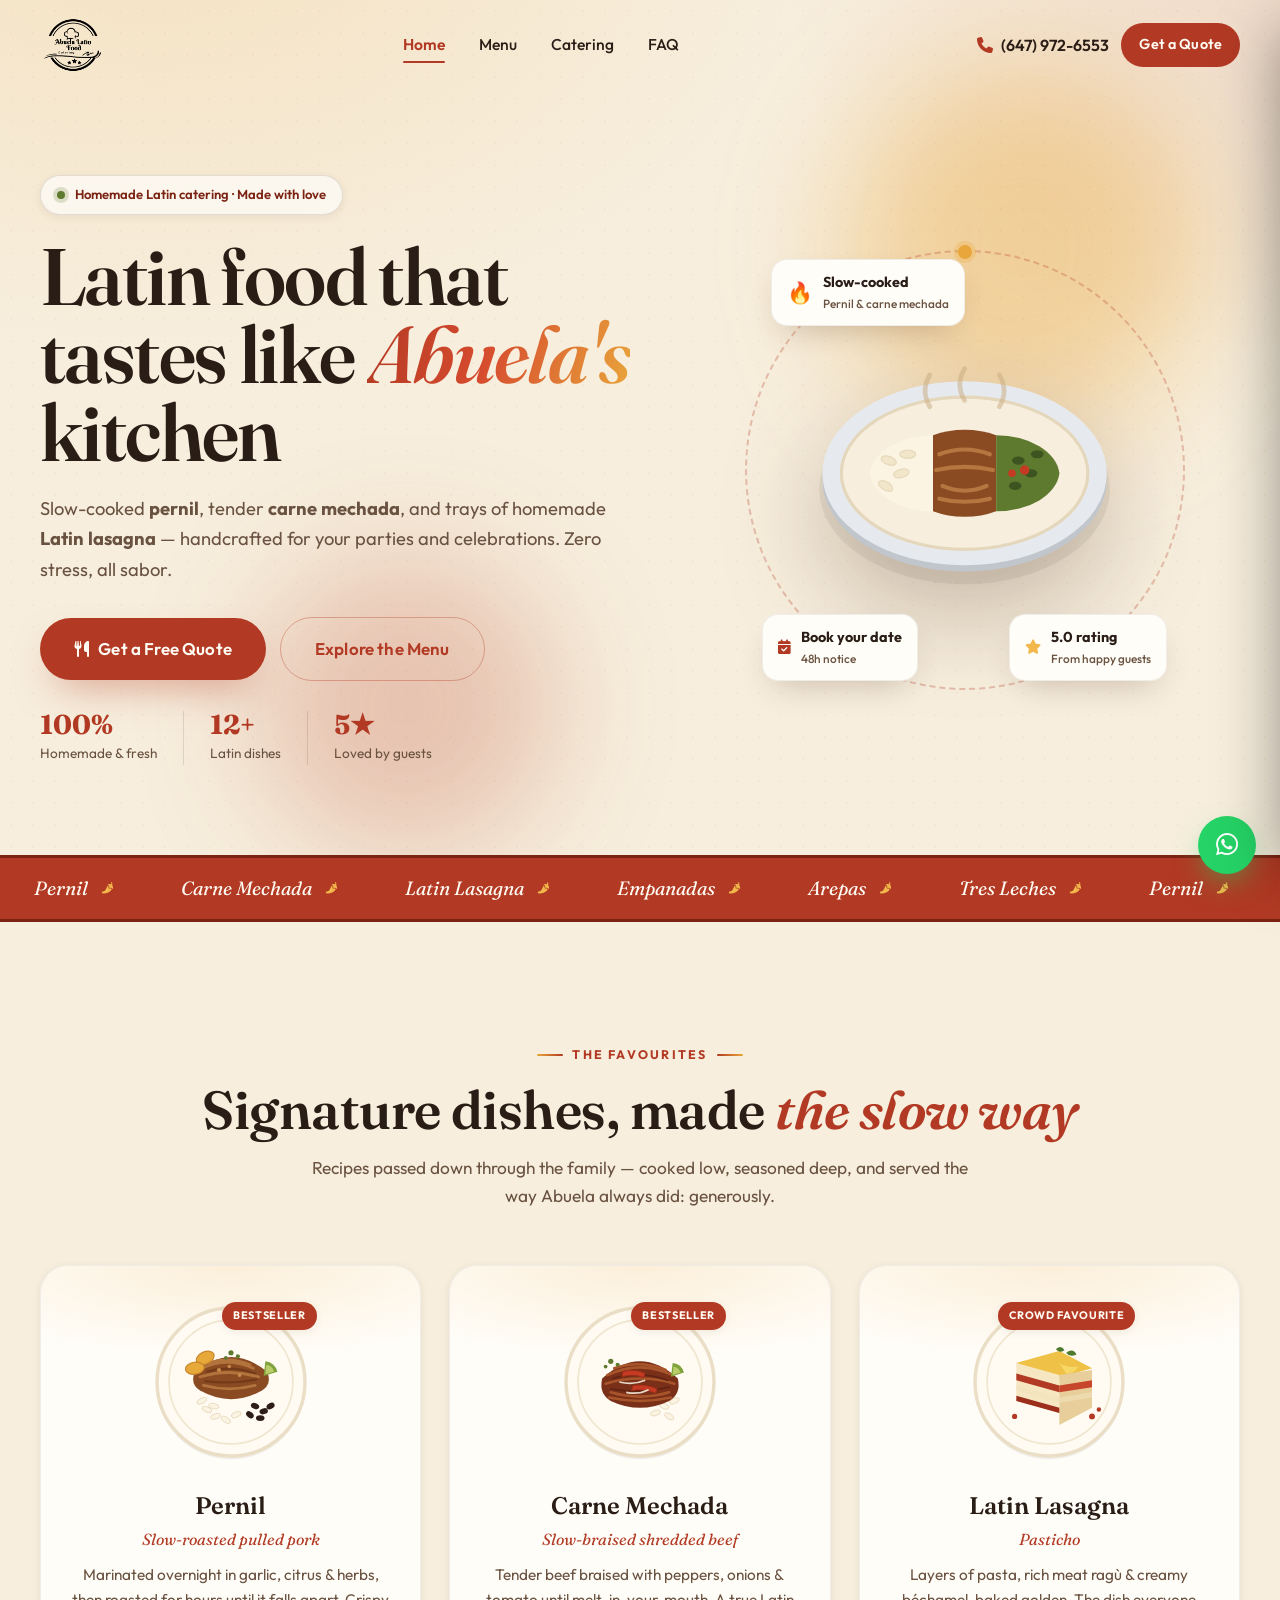
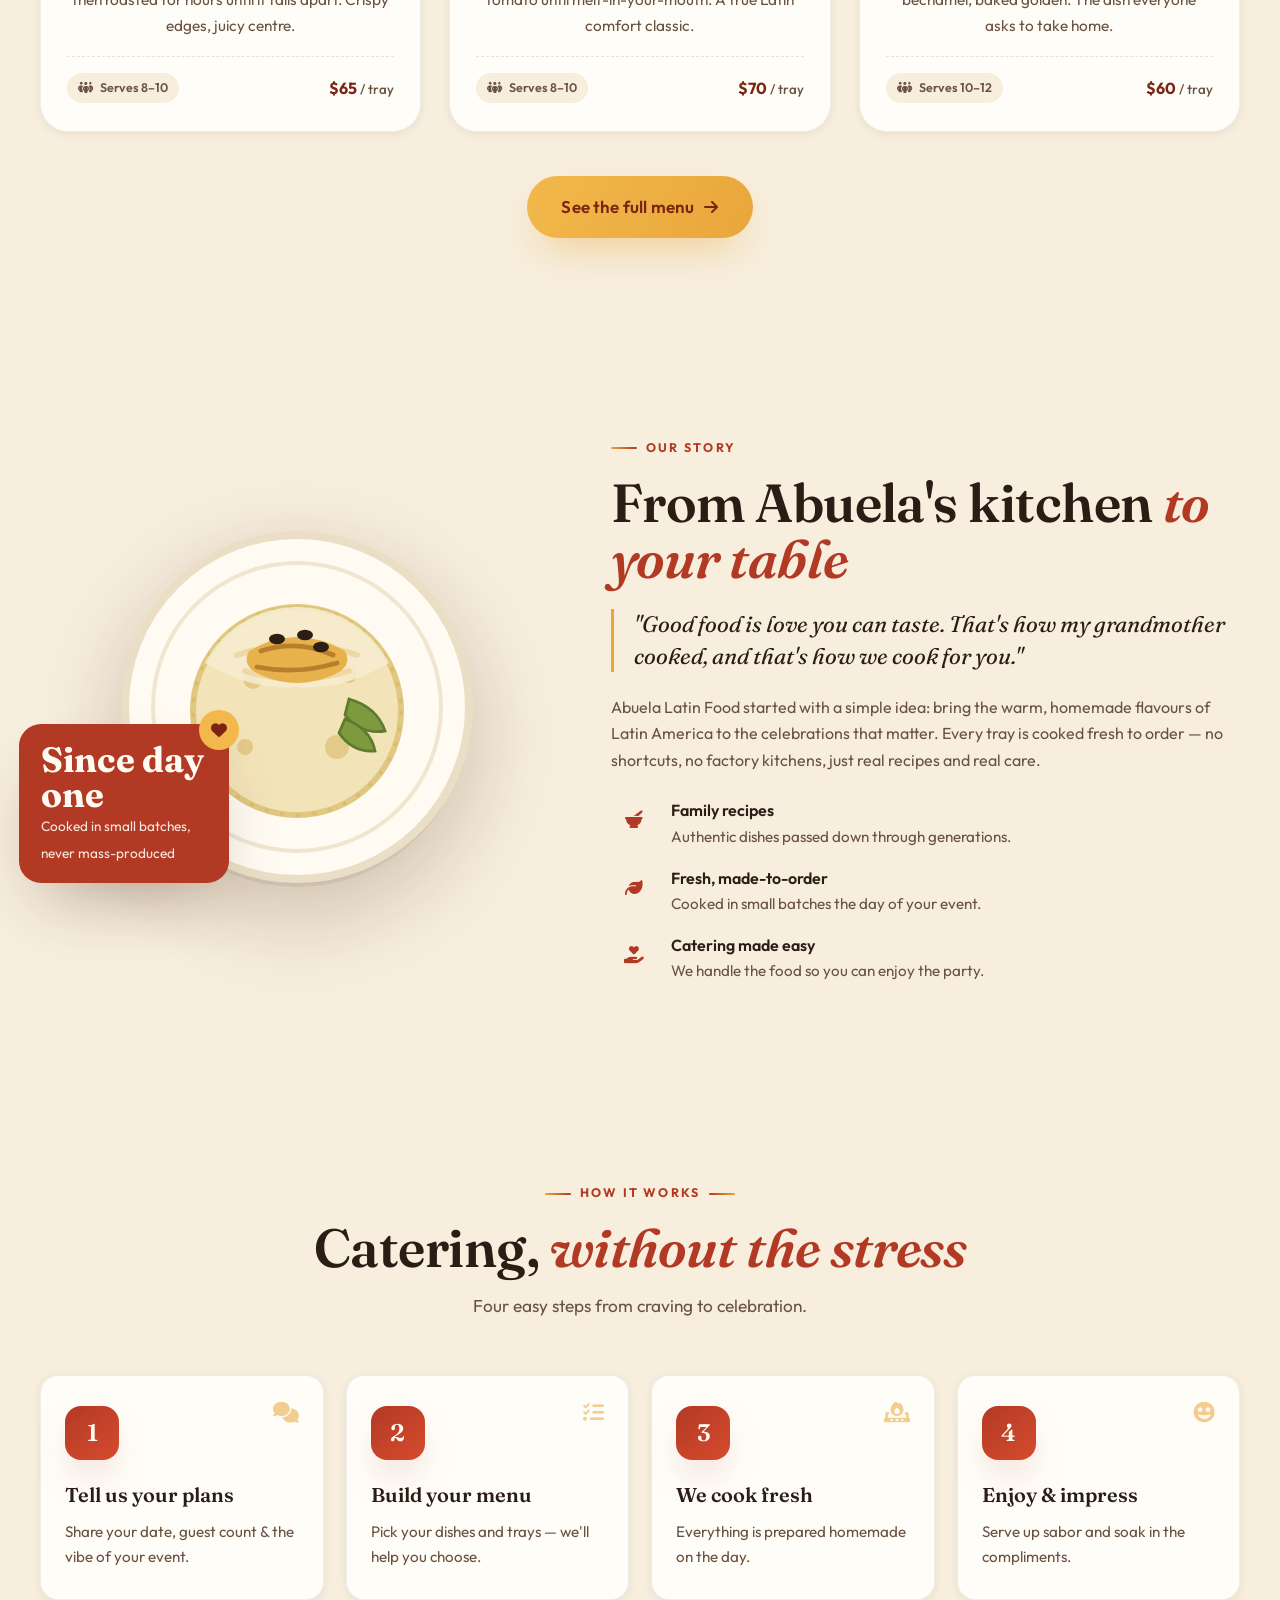
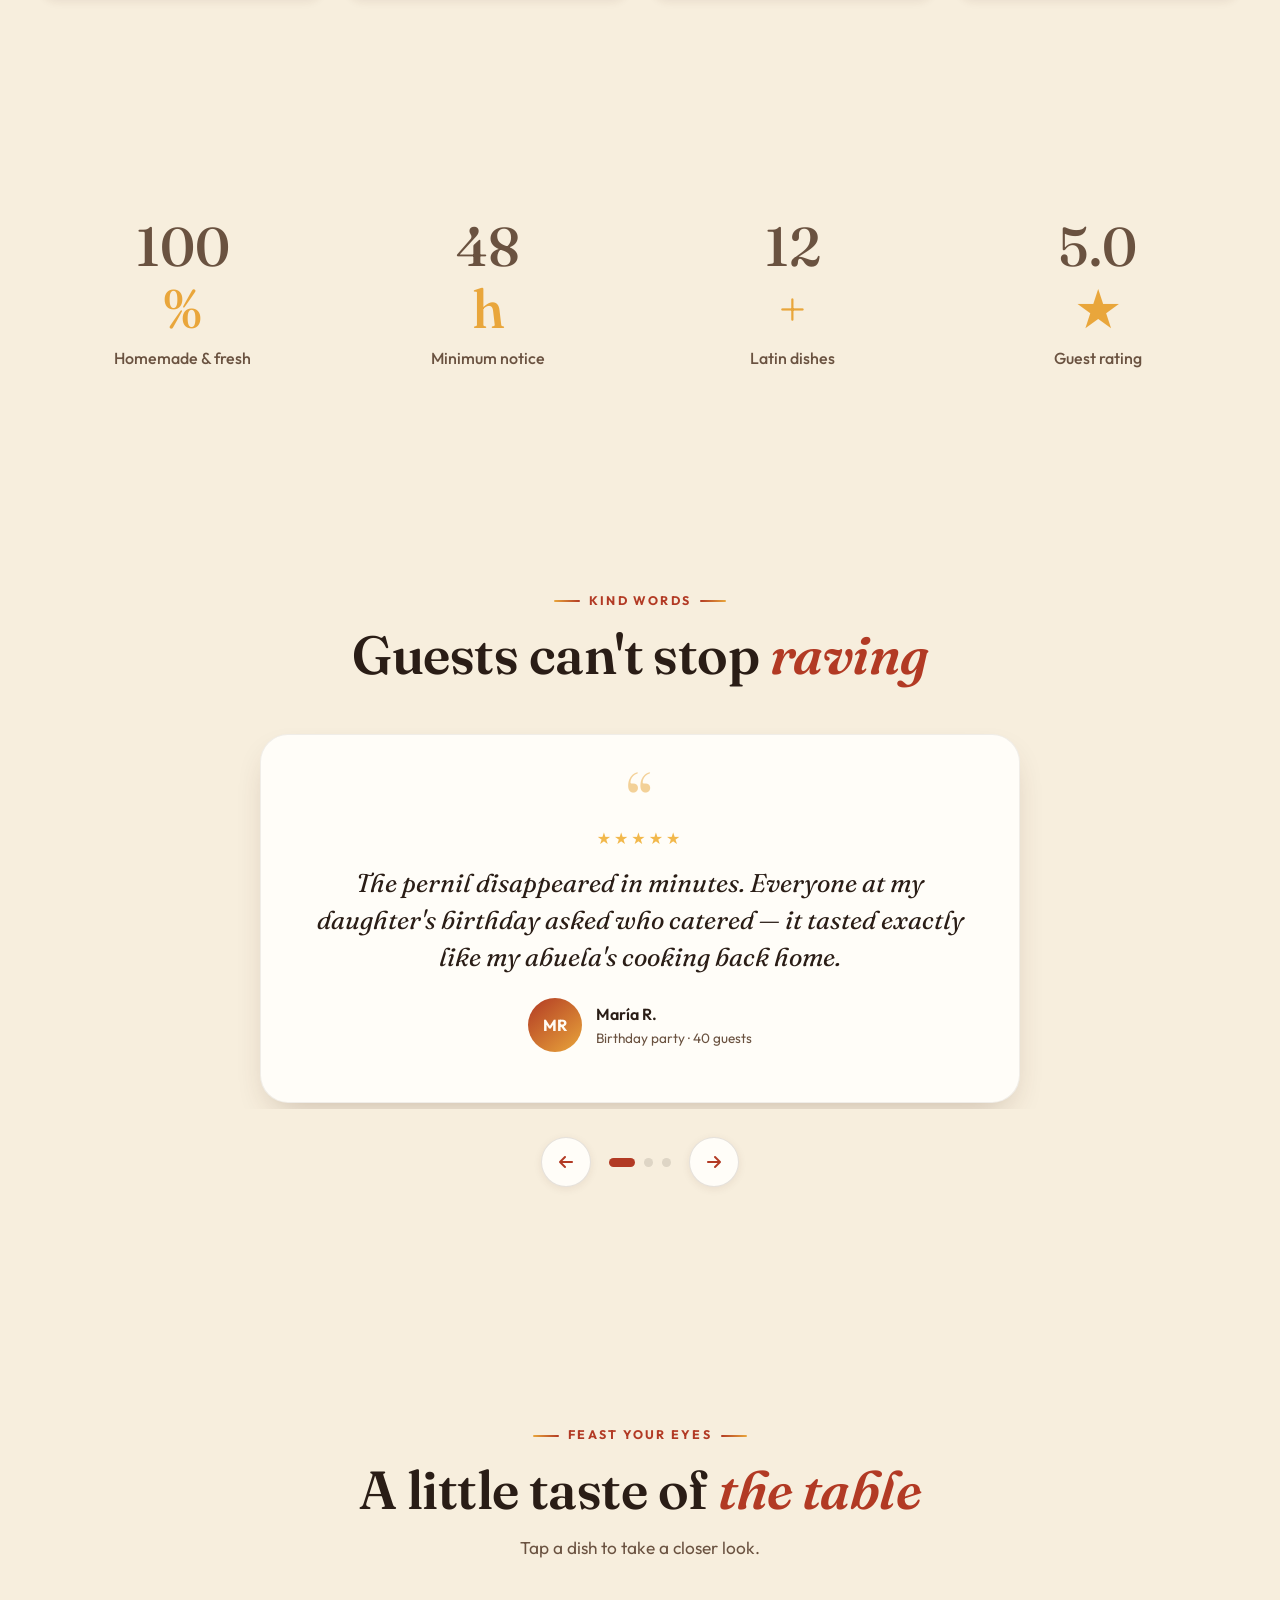
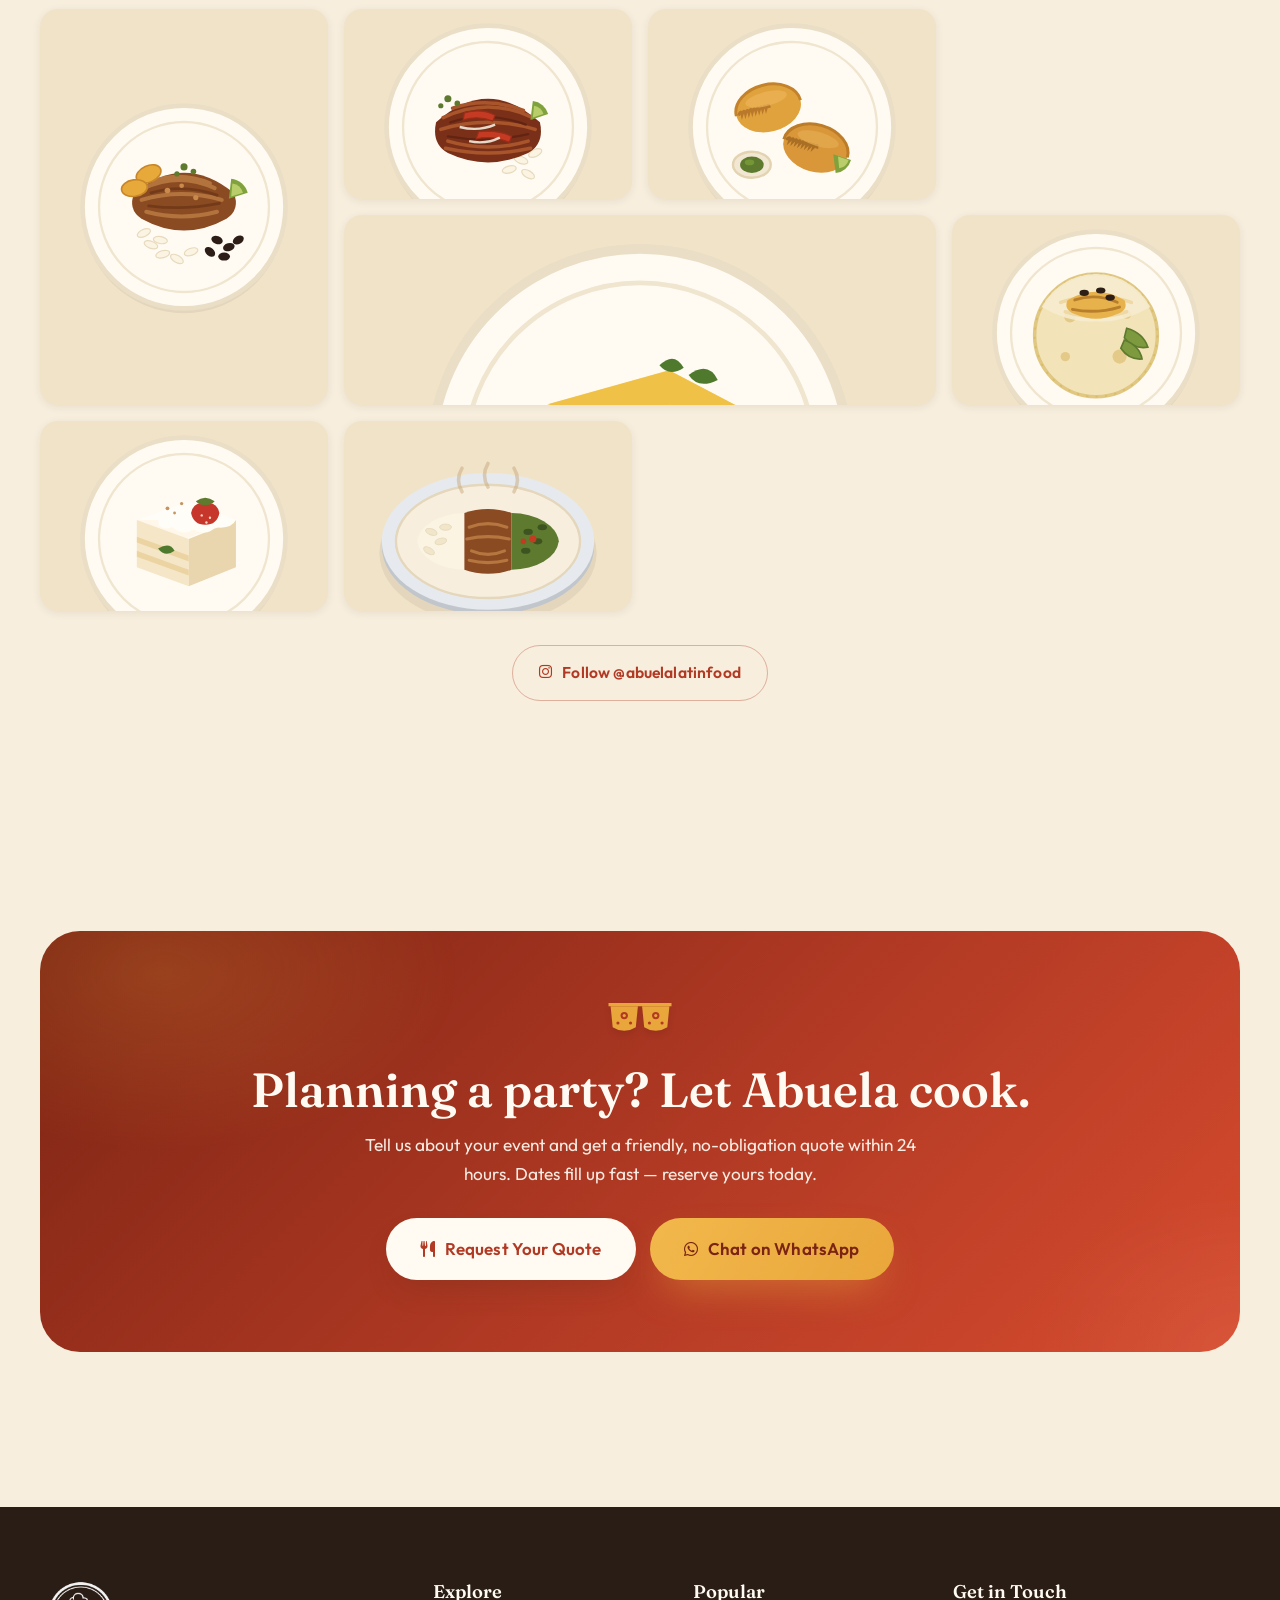
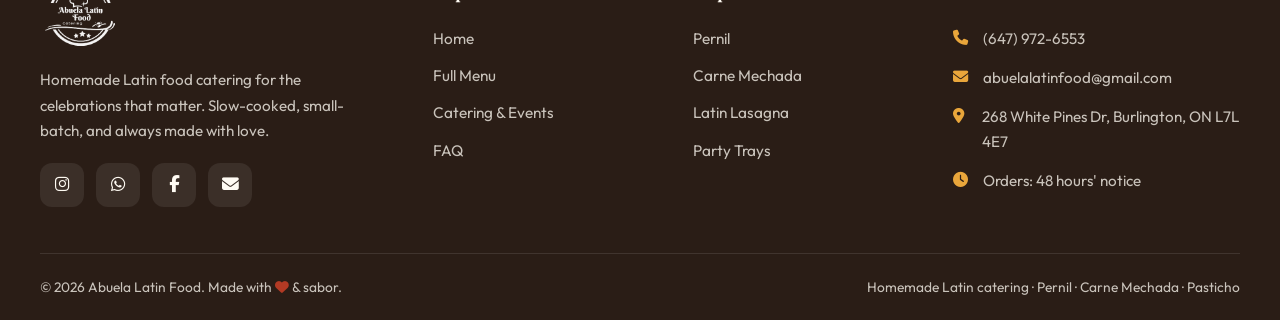
<file: index.html>
<!DOCTYPE html>
<html lang="en">
<head>
  <meta charset="UTF-8" />
  <meta name="viewport" content="width=device-width, initial-scale=1.0" />
  <title>Abuela Latin Food | Homemade Latin Catering for Your Celebrations</title>
  <meta name="description" content="Abuela Latin Food serves slow-cooked pernil, tender carne mechada, and homemade Latin lasagna for parties and events. Fresh, homestyle Latin catering made with love. Request a free quote today." />
  <meta name="theme-color" content="#B23A24" />

  <!-- Social sharing -->
  <meta property="og:type" content="website" />
  <meta property="og:site_name" content="Abuela Latin Food" />
  <meta property="og:title" content="Abuela Latin Food | Homemade Latin Catering" />
  <meta property="og:description" content="Slow-cooked pernil, carne mechada & Latin lasagna — homemade Latin catering for your celebrations." />

  <link rel="icon" type="image/svg+xml" href="assets/favicon.svg" />
  <link rel="preconnect" href="https://fonts.googleapis.com" />
  <link rel="preconnect" href="https://fonts.gstatic.com" crossorigin />
  <link href="https://fonts.googleapis.com/css2?family=Fraunces:ital,opsz,wght@0,9..144,400..700;1,9..144,400..600&family=Outfit:wght@300..700&display=swap" rel="stylesheet" />
  <link rel="stylesheet" href="https://cdnjs.cloudflare.com/ajax/libs/font-awesome/6.5.1/css/all.min.css" />
  <link rel="stylesheet" href="css/styles.css" />

  <!-- SEO: Local business / caterer structured data. (Update email & Facebook if desired.) -->
  <script type="application/ld+json">
  {
    "@context": "https://schema.org",
    "@type": "FoodEstablishment",
    "additionalType": "https://schema.org/CateringBusiness",
    "name": "Abuela Latin Food",
    "description": "Homemade Latin food catering — pernil, carne mechada and Latin lasagna for parties and events.",
    "servesCuisine": ["Latin American", "Venezuelan", "Caribbean"],
    "priceRange": "$$",
    "telephone": "+1-647-972-6553",
    "email": "abuelalatinfood@gmail.com",
    "address": {
      "@type": "PostalAddress",
      "streetAddress": "268 White Pines Dr",
      "addressLocality": "Burlington",
      "addressRegion": "ON",
      "postalCode": "L7L 4E7",
      "addressCountry": "CA"
    },
    "areaServed": ["Burlington", "Oakville", "Hamilton", "Greater Toronto Area"],
    "sameAs": ["https://www.instagram.com/abuelalatinfood/"]
  }
  </script>
</head>
<body>

  <!-- ============ HEADER ============ -->
  <header class="site-header" id="header">
    <div class="container nav">
      <a href="index.html" class="brand" aria-label="Abuela Latin Food home">
        <img src="assets/logo-mark.png" alt="Abuela Latin Food" class="brand-logo" />
      </a>
      <nav class="nav-links" aria-label="Primary">
        <a href="index.html" class="active">Home</a>
        <a href="menu.html">Menu</a>
        <a href="catering.html">Catering</a>
        <a href="catering.html#faq">FAQ</a>
      </nav>
      <div class="nav-actions">
        <a href="tel:+16479726553" class="nav-phone"><i class="fa-solid fa-phone"></i> (647) 972-6553</a>
        <a href="catering.html#quote" class="btn btn--sm">Get a Quote</a>
        <button class="menu-toggle" id="menuToggle" aria-label="Open menu"><i class="fa-solid fa-bars"></i></button>
      </div>
    </div>
  </header>

  <!-- ============ MOBILE DRAWER ============ -->
  <div class="scrim" id="scrim"></div>
  <aside class="mobile-drawer" id="drawer" aria-label="Mobile menu">
    <div class="drawer-head">
      <img src="assets/logo-mark.png" alt="Abuela Latin Food" style="height:54px" />
      <button class="drawer-close" id="drawerClose" aria-label="Close menu"><i class="fa-solid fa-xmark"></i></button>
    </div>
    <nav>
      <a href="index.html" class="active">Home <i class="fa-solid fa-chevron-right"></i></a>
      <a href="menu.html">Menu <i class="fa-solid fa-chevron-right"></i></a>
      <a href="catering.html">Catering <i class="fa-solid fa-chevron-right"></i></a>
      <a href="catering.html#faq">FAQ <i class="fa-solid fa-chevron-right"></i></a>
    </nav>
    <div class="drawer-cta">
      <a href="catering.html#quote" class="btn btn--block">Get a Free Quote</a>
      <a href="menu.html" class="btn btn--ghost btn--block">View the Menu</a>
    </div>
    <div class="drawer-contact">
      <a href="tel:+16479726553"><i class="fa-solid fa-phone"></i> (647) 972-6553</a>
      <a href="mailto:abuelalatinfood@gmail.com"><i class="fa-solid fa-envelope"></i> abuelalatinfood@gmail.com</a>
      <a href="https://www.instagram.com/abuelalatinfood/" target="_blank" rel="noopener"><i class="fa-brands fa-instagram"></i> @abuelalatinfood</a>
    </div>
  </aside>

  <!-- ============ HERO ============ -->
  <section class="hero">
    <div class="hero-glow g1"></div>
    <div class="hero-glow g2"></div>
    <div class="container hero-grid">
      <div class="hero-content">
        <span class="hero-badge reveal"><span class="dot"></span> Homemade Latin catering · Made with love</span>
        <h1 class="hero-title reveal d1">Latin food that tastes like <em class="text-grad">Abuela's</em> kitchen</h1>
        <p class="hero-sub reveal d2">Slow-cooked <strong>pernil</strong>, tender <strong>carne mechada</strong>, and trays of homemade <strong>Latin lasagna</strong> — handcrafted for your parties and celebrations. Zero stress, all&nbsp;sabor.</p>
        <div class="hero-ctas reveal d3">
          <a href="catering.html#quote" class="btn btn--lg"><i class="fa-solid fa-utensils"></i> Get a Free Quote</a>
          <a href="menu.html" class="btn btn--ghost btn--lg">Explore the Menu</a>
        </div>
        <div class="hero-meta reveal d4">
          <div class="m"><b>100%</b><span>Homemade &amp; fresh</span></div>
          <div class="divider"></div>
          <div class="m"><b>12+</b><span>Latin dishes</span></div>
          <div class="divider"></div>
          <div class="m"><b>5★</b><span>Loved by guests</span></div>
        </div>
      </div>
      <div class="hero-visual" id="heroVisual">
        <div class="hero-stage">
          <div class="hero-ring" data-float="6"></div>
          <img src="assets/dishes/party-tray.svg" alt="Latin catering party tray" class="hero-plate" data-float="16" />
          <div class="hero-chip c1" data-float="26"><span class="emoji">🔥</span><div><b>Slow-cooked</b><small>Pernil &amp; carne mechada</small></div></div>
          <div class="hero-chip c2" data-float="34"><i class="fa-solid fa-star" style="color:var(--amber)"></i><div><b>5.0 rating</b><small>From happy guests</small></div></div>
          <div class="hero-chip c3" data-float="20"><i class="fa-solid fa-calendar-check"></i><div><b>Book your date</b><small>48h notice</small></div></div>
        </div>
      </div>
    </div>
  </section>

  <!-- ============ MARQUEE ============ -->
  <div class="marquee" aria-hidden="true">
    <div class="marquee-track">
      <span class="marquee-item">Pernil <i class="fa-solid fa-pepper-hot"></i></span>
      <span class="marquee-item">Carne Mechada <i class="fa-solid fa-pepper-hot"></i></span>
      <span class="marquee-item">Latin Lasagna <i class="fa-solid fa-pepper-hot"></i></span>
      <span class="marquee-item">Empanadas <i class="fa-solid fa-pepper-hot"></i></span>
      <span class="marquee-item">Arepas <i class="fa-solid fa-pepper-hot"></i></span>
      <span class="marquee-item">Tres Leches <i class="fa-solid fa-pepper-hot"></i></span>
      <!-- duplicate for seamless loop -->
      <span class="marquee-item">Pernil <i class="fa-solid fa-pepper-hot"></i></span>
      <span class="marquee-item">Carne Mechada <i class="fa-solid fa-pepper-hot"></i></span>
      <span class="marquee-item">Latin Lasagna <i class="fa-solid fa-pepper-hot"></i></span>
      <span class="marquee-item">Empanadas <i class="fa-solid fa-pepper-hot"></i></span>
      <span class="marquee-item">Arepas <i class="fa-solid fa-pepper-hot"></i></span>
      <span class="marquee-item">Tres Leches <i class="fa-solid fa-pepper-hot"></i></span>
    </div>
  </div>

  <!-- ============ SIGNATURE DISHES ============ -->
  <section class="section" id="signature">
    <div class="container center">
      <span class="eyebrow eyebrow--center reveal">The Favourites</span>
      <h2 class="section-title reveal d1">Signature dishes, made <em>the slow way</em></h2>
      <p class="section-lead reveal d2">Recipes passed down through the family — cooked low, seasoned deep, and served the way Abuela always did: generously.</p>
    </div>
    <div class="container">
      <div class="dish-grid">
        <article class="dish-card reveal d1">
          <div class="dish-media"><span class="dish-tag">Bestseller</span><img src="assets/dishes/pernil.svg" alt="Pernil — slow-roasted pulled pork" /></div>
          <h3 class="dish-name">Pernil</h3>
          <p class="dish-es">Slow-roasted pulled pork</p>
          <p class="dish-desc">Marinated overnight in garlic, citrus &amp; herbs, then roasted for hours until it falls apart. Crispy edges, juicy centre.</p>
          <div class="dish-foot"><span class="pill"><i class="fa-solid fa-people-group"></i> Serves 8–10</span><span class="dish-price">$65 <small>/ tray</small></span></div>
        </article>
        <article class="dish-card reveal d2">
          <div class="dish-media"><span class="dish-tag">Bestseller</span><img src="assets/dishes/carne-mechada.svg" alt="Carne mechada — shredded beef" /></div>
          <h3 class="dish-name">Carne Mechada</h3>
          <p class="dish-es">Slow-braised shredded beef</p>
          <p class="dish-desc">Tender beef braised with peppers, onions &amp; tomato until melt-in-your-mouth. A true Latin comfort classic.</p>
          <div class="dish-foot"><span class="pill"><i class="fa-solid fa-people-group"></i> Serves 8–10</span><span class="dish-price">$70 <small>/ tray</small></span></div>
        </article>
        <article class="dish-card reveal d3">
          <div class="dish-media"><span class="dish-tag">Crowd favourite</span><img src="assets/dishes/pasticho.svg" alt="Pasticho — Latin lasagna" /></div>
          <h3 class="dish-name">Latin Lasagna</h3>
          <p class="dish-es">Pasticho</p>
          <p class="dish-desc">Layers of pasta, rich meat ragù &amp; creamy béchamel, baked golden. The dish everyone asks to take home.</p>
          <div class="dish-foot"><span class="pill"><i class="fa-solid fa-people-group"></i> Serves 10–12</span><span class="dish-price">$60 <small>/ tray</small></span></div>
        </article>
      </div>
      <div class="center" style="margin-top:44px">
        <a href="menu.html" class="btn btn--gold btn--lg reveal">See the full menu <i class="fa-solid fa-arrow-right"></i></a>
      </div>
    </div>
  </section>

  <!-- ============ STORY ============ -->
  <section class="section section--tight" id="story">
    <div class="container story-grid">
      <div class="story-collage reveal-scale">
        <img src="assets/dishes/arepa.svg" alt="Homemade arepa" class="story-plate-main" />
        <div class="story-badge">
          <i class="fa-solid fa-heart"></i>
          <b>Since day one</b>
          <span>Cooked in small batches, never mass-produced</span>
        </div>
      </div>
      <div class="story-text">
        <span class="eyebrow reveal">Our Story</span>
        <h2 class="section-title reveal d1">From Abuela's kitchen <em>to your table</em></h2>
        <p class="story-quote reveal d2">"Good food is love you can taste. That's how my grandmother cooked, and that's how we cook for you."</p>
        <p class="reveal d2" style="color:var(--ink-soft)">Abuela Latin Food started with a simple idea: bring the warm, homemade flavours of Latin America to the celebrations that matter. Every tray is cooked fresh to order — no shortcuts, no factory kitchens, just real recipes and real care.</p>
        <div class="story-features">
          <div class="story-feature reveal d1"><span class="ic"><i class="fa-solid fa-mortar-pestle"></i></span><div><b>Family recipes</b><p>Authentic dishes passed down through generations.</p></div></div>
          <div class="story-feature reveal d2"><span class="ic"><i class="fa-solid fa-leaf"></i></span><div><b>Fresh, made-to-order</b><p>Cooked in small batches the day of your event.</p></div></div>
          <div class="story-feature reveal d3"><span class="ic"><i class="fa-solid fa-hand-holding-heart"></i></span><div><b>Catering made easy</b><p>We handle the food so you can enjoy the party.</p></div></div>
        </div>
      </div>
    </div>
  </section>

  <!-- ============ HOW IT WORKS ============ -->
  <section class="section" id="how">
    <div class="container center">
      <span class="eyebrow eyebrow--center reveal">How It Works</span>
      <h2 class="section-title reveal d1">Catering, <em>without the stress</em></h2>
      <p class="section-lead reveal d2">Four easy steps from craving to celebration.</p>
    </div>
    <div class="container">
      <div class="steps">
        <div class="step reveal d1"><div class="step-num">1</div><i class="fa-solid fa-comments step-ic"></i><h3>Tell us your plans</h3><p>Share your date, guest count &amp; the vibe of your event.</p></div>
        <div class="step reveal d2"><div class="step-num">2</div><i class="fa-solid fa-list-check step-ic"></i><h3>Build your menu</h3><p>Pick your dishes and trays — we'll help you choose.</p></div>
        <div class="step reveal d3"><div class="step-num">3</div><i class="fa-solid fa-fire-burner step-ic"></i><h3>We cook fresh</h3><p>Everything is prepared homemade on the day.</p></div>
        <div class="step reveal d4"><div class="step-num">4</div><i class="fa-solid fa-face-grin-stars step-ic"></i><h3>Enjoy &amp; impress</h3><p>Serve up sabor and soak in the compliments.</p></div>
      </div>
    </div>
  </section>

  <!-- ============ STATS ============ -->
  <section class="section--tight">
    <div class="container">
      <div class="stats">
        <div class="stat reveal d1"><b><span data-count="100">0</span><span class="suffix">%</span></b><span>Homemade &amp; fresh</span></div>
        <div class="stat reveal d2"><b><span data-count="48">0</span><span class="suffix">h</span></b><span>Minimum notice</span></div>
        <div class="stat reveal d3"><b><span data-count="12">0</span><span class="suffix">+</span></b><span>Latin dishes</span></div>
        <div class="stat reveal d4"><b><span data-count="5.0">0</span><span class="suffix">★</span></b><span>Guest rating</span></div>
      </div>
    </div>
  </section>

  <!-- ============ TESTIMONIALS ============ -->
  <section class="section testimonials" id="reviews">
    <div class="container center">
      <span class="eyebrow eyebrow--center reveal">Kind Words</span>
      <h2 class="section-title reveal d1">Guests can't stop <em>raving</em></h2>
    </div>
    <div class="container">
      <div class="tst-viewport">
        <div class="tst-track" id="tstTrack">
          <div class="tst-slide"><div class="tst-card">
            <span class="quote-mark">&ldquo;</span>
            <div class="tst-stars">★★★★★</div>
            <p class="tst-text">The pernil disappeared in minutes. Everyone at my daughter's birthday asked who catered — it tasted exactly like my abuela's cooking back home.</p>
            <div class="tst-author"><div class="tst-avatar">MR</div><div class="who"><b>María R.</b><span>Birthday party · 40 guests</span></div></div>
          </div></div>
          <div class="tst-slide"><div class="tst-card">
            <span class="quote-mark">&ldquo;</span>
            <div class="tst-stars">★★★★★</div>
            <p class="tst-text">Booked the Latin lasagna and carne mechada for our office lunch. Fresh, generous portions, and delivered right on time. We're already booking again.</p>
            <div class="tst-author"><div class="tst-avatar">JT</div><div class="who"><b>Jason T.</b><span>Corporate event · 60 guests</span></div></div>
          </div></div>
          <div class="tst-slide"><div class="tst-card">
            <span class="quote-mark">&ldquo;</span>
            <div class="tst-stars">★★★★★</div>
            <p class="tst-text">From the first message to the last empanada, everything was easy and warm. You can taste that it's made with love. Highly recommend for any celebration.</p>
            <div class="tst-author"><div class="tst-avatar">CL</div><div class="who"><b>Carolina L.</b><span>Family reunion · 25 guests</span></div></div>
          </div></div>
        </div>
      </div>
      <div class="tst-controls">
        <button class="tst-arrow" id="tstPrev" aria-label="Previous review"><i class="fa-solid fa-arrow-left"></i></button>
        <div class="tst-dots" id="tstDots"></div>
        <button class="tst-arrow" id="tstNext" aria-label="Next review"><i class="fa-solid fa-arrow-right"></i></button>
      </div>
    </div>
  </section>

  <!-- ============ GALLERY ============ -->
  <section class="section" id="gallery">
    <div class="container center">
      <span class="eyebrow eyebrow--center reveal">Feast Your Eyes</span>
      <h2 class="section-title reveal d1">A little taste of <em>the table</em></h2>
      <p class="section-lead reveal d2">Tap a dish to take a closer look.</p>
    </div>
    <div class="container">
      <div class="gallery reveal">
        <div class="gal-item tall" data-cap="Pernil — slow-roasted pulled pork"><img src="assets/dishes/pernil.svg" alt="Pernil" /><span class="gal-cap">Pernil</span></div>
        <div class="gal-item" data-cap="Carne mechada — shredded beef"><img src="assets/dishes/carne-mechada.svg" alt="Carne mechada" /><span class="gal-cap">Carne Mechada</span></div>
        <div class="gal-item" data-cap="Empanadas — golden hand pies"><img src="assets/dishes/empanadas.svg" alt="Empanadas" /><span class="gal-cap">Empanadas</span></div>
        <div class="gal-item wide" data-cap="Latin lasagna — pasticho"><img src="assets/dishes/pasticho.svg" alt="Latin lasagna" /><span class="gal-cap">Latin Lasagna</span></div>
        <div class="gal-item" data-cap="Arepas — stuffed corn cakes"><img src="assets/dishes/arepa.svg" alt="Arepa" /><span class="gal-cap">Arepas</span></div>
        <div class="gal-item" data-cap="Tres leches — soaked sponge cake"><img src="assets/dishes/tres-leches.svg" alt="Tres leches" /><span class="gal-cap">Tres Leches</span></div>
        <div class="gal-item" data-cap="Catering party trays"><img src="assets/dishes/party-tray.svg" alt="Party tray" /><span class="gal-cap">Party Trays</span></div>
      </div>
      <div class="center" style="margin-top:34px">
        <a href="https://www.instagram.com/abuelalatinfood/" target="_blank" rel="noopener" class="btn btn--ghost reveal"><i class="fa-brands fa-instagram"></i> Follow @abuelalatinfood</a>
      </div>
    </div>
  </section>

  <!-- ============ CTA ============ -->
  <section class="section">
    <div class="container">
      <div class="cta-band reveal-scale">
        <div class="papel papel--gold" style="justify-content:center;margin-bottom:20px">
          <svg viewBox="0 0 120 80"><use href="#pp"/></svg>
        </div>
        <h2>Planning a party? Let Abuela cook.</h2>
        <p>Tell us about your event and get a friendly, no-obligation quote within 24 hours. Dates fill up fast — reserve yours today.</p>
        <div class="hero-ctas">
          <a href="catering.html#quote" class="btn btn--white btn--lg"><i class="fa-solid fa-utensils"></i> Request Your Quote</a>
          <a href="https://wa.me/16479726553" target="_blank" rel="noopener" class="btn btn--gold btn--lg"><i class="fa-brands fa-whatsapp"></i> Chat on WhatsApp</a>
        </div>
      </div>
    </div>
  </section>

  <!-- inline papel picado sprite -->
  <svg width="0" height="0" style="position:absolute" aria-hidden="true"><defs><g id="pp">
    <path d="M0 0 H120 V6 H0 Z" fill="currentColor"/>
    <path d="M4 6 H56 L52 46 Q30 60 8 46 Z" fill="currentColor"/>
    <path d="M64 6 H116 L112 46 Q90 60 68 46 Z" fill="currentColor"/>
    <circle cx="30" cy="24" r="7" fill="#B23A24"/><circle cx="30" cy="24" r="3" fill="currentColor"/>
    <circle cx="18" cy="38" r="3" fill="#B23A24"/><circle cx="42" cy="38" r="3" fill="#B23A24"/>
    <circle cx="90" cy="24" r="7" fill="#B23A24"/><circle cx="90" cy="24" r="3" fill="currentColor"/>
    <circle cx="78" cy="38" r="3" fill="#B23A24"/><circle cx="102" cy="38" r="3" fill="#B23A24"/>
  </g></defs></svg>

  <!-- ============ FOOTER ============ -->
  <footer class="footer">
    <div class="container">
      <div class="footer-top">
        <div class="footer-brand">
          <img src="assets/logo-mark.png" alt="Abuela Latin Food" class="logo-invert" />
          <p>Homemade Latin food catering for the celebrations that matter. Slow-cooked, small-batch, and always made with love.</p>
          <div class="footer-social">
            <a href="https://www.instagram.com/abuelalatinfood/" target="_blank" rel="noopener" aria-label="Instagram"><i class="fa-brands fa-instagram"></i></a>
            <a href="https://wa.me/16479726553" target="_blank" rel="noopener" aria-label="WhatsApp"><i class="fa-brands fa-whatsapp"></i></a>
            <a href="https://www.facebook.com/abuelalatinfood" target="_blank" rel="noopener" aria-label="Facebook"><i class="fa-brands fa-facebook-f"></i></a>
            <a href="mailto:abuelalatinfood@gmail.com" aria-label="Email"><i class="fa-solid fa-envelope"></i></a>
          </div>
        </div>
        <div>
          <h4>Explore</h4>
          <div class="footer-links">
            <a href="index.html">Home</a>
            <a href="menu.html">Full Menu</a>
            <a href="catering.html">Catering &amp; Events</a>
            <a href="catering.html#faq">FAQ</a>
          </div>
        </div>
        <div>
          <h4>Popular</h4>
          <div class="footer-links">
            <a href="menu.html">Pernil</a>
            <a href="menu.html">Carne Mechada</a>
            <a href="menu.html">Latin Lasagna</a>
            <a href="menu.html">Party Trays</a>
          </div>
        </div>
        <div>
          <h4>Get in Touch</h4>
          <div class="footer-contact">
            <a href="tel:+16479726553"><i class="fa-solid fa-phone"></i> (647) 972-6553</a>
            <a href="mailto:abuelalatinfood@gmail.com"><i class="fa-solid fa-envelope"></i> abuelalatinfood@gmail.com</a>
            <span><i class="fa-solid fa-location-dot"></i> 268 White Pines Dr, Burlington, ON L7L 4E7</span>
            <span><i class="fa-solid fa-clock"></i> Orders: 48 hours' notice</span>
          </div>
        </div>
      </div>
      <div class="footer-bottom">
        <span>© <span data-year>2026</span> Abuela Latin Food. Made with <i class="fa-solid fa-heart" style="color:var(--brick)"></i> &amp; sabor.</span>
        <span>Homemade Latin catering · Pernil · Carne Mechada · Pasticho</span>
      </div>
    </div>
  </footer>

  <!-- ============ LIGHTBOX ============ -->
  <div class="lightbox" id="lightbox" aria-hidden="true">
    <button class="lightbox-close" id="lbClose" aria-label="Close"><i class="fa-solid fa-xmark"></i></button>
    <button class="lightbox-nav prev" id="lbPrev" aria-label="Previous"><i class="fa-solid fa-chevron-left"></i></button>
    <button class="lightbox-nav next" id="lbNext" aria-label="Next"><i class="fa-solid fa-chevron-right"></i></button>
    <div>
      <img id="lbImg" src="assets/dishes/pernil.svg" alt="" />
      <div class="lightbox-cap" id="lbCap"></div>
    </div>
  </div>

  <!-- ============ FLOATING ACTIONS ============ -->
  <a href="https://wa.me/16479726553" target="_blank" rel="noopener" class="fab-wa" aria-label="Chat on WhatsApp"><i class="fa-brands fa-whatsapp"></i></a>
  <button class="to-top" id="toTop" aria-label="Back to top"><i class="fa-solid fa-arrow-up"></i></button>

  <script src="js/main.js"></script>
</body>
</html>
</file>
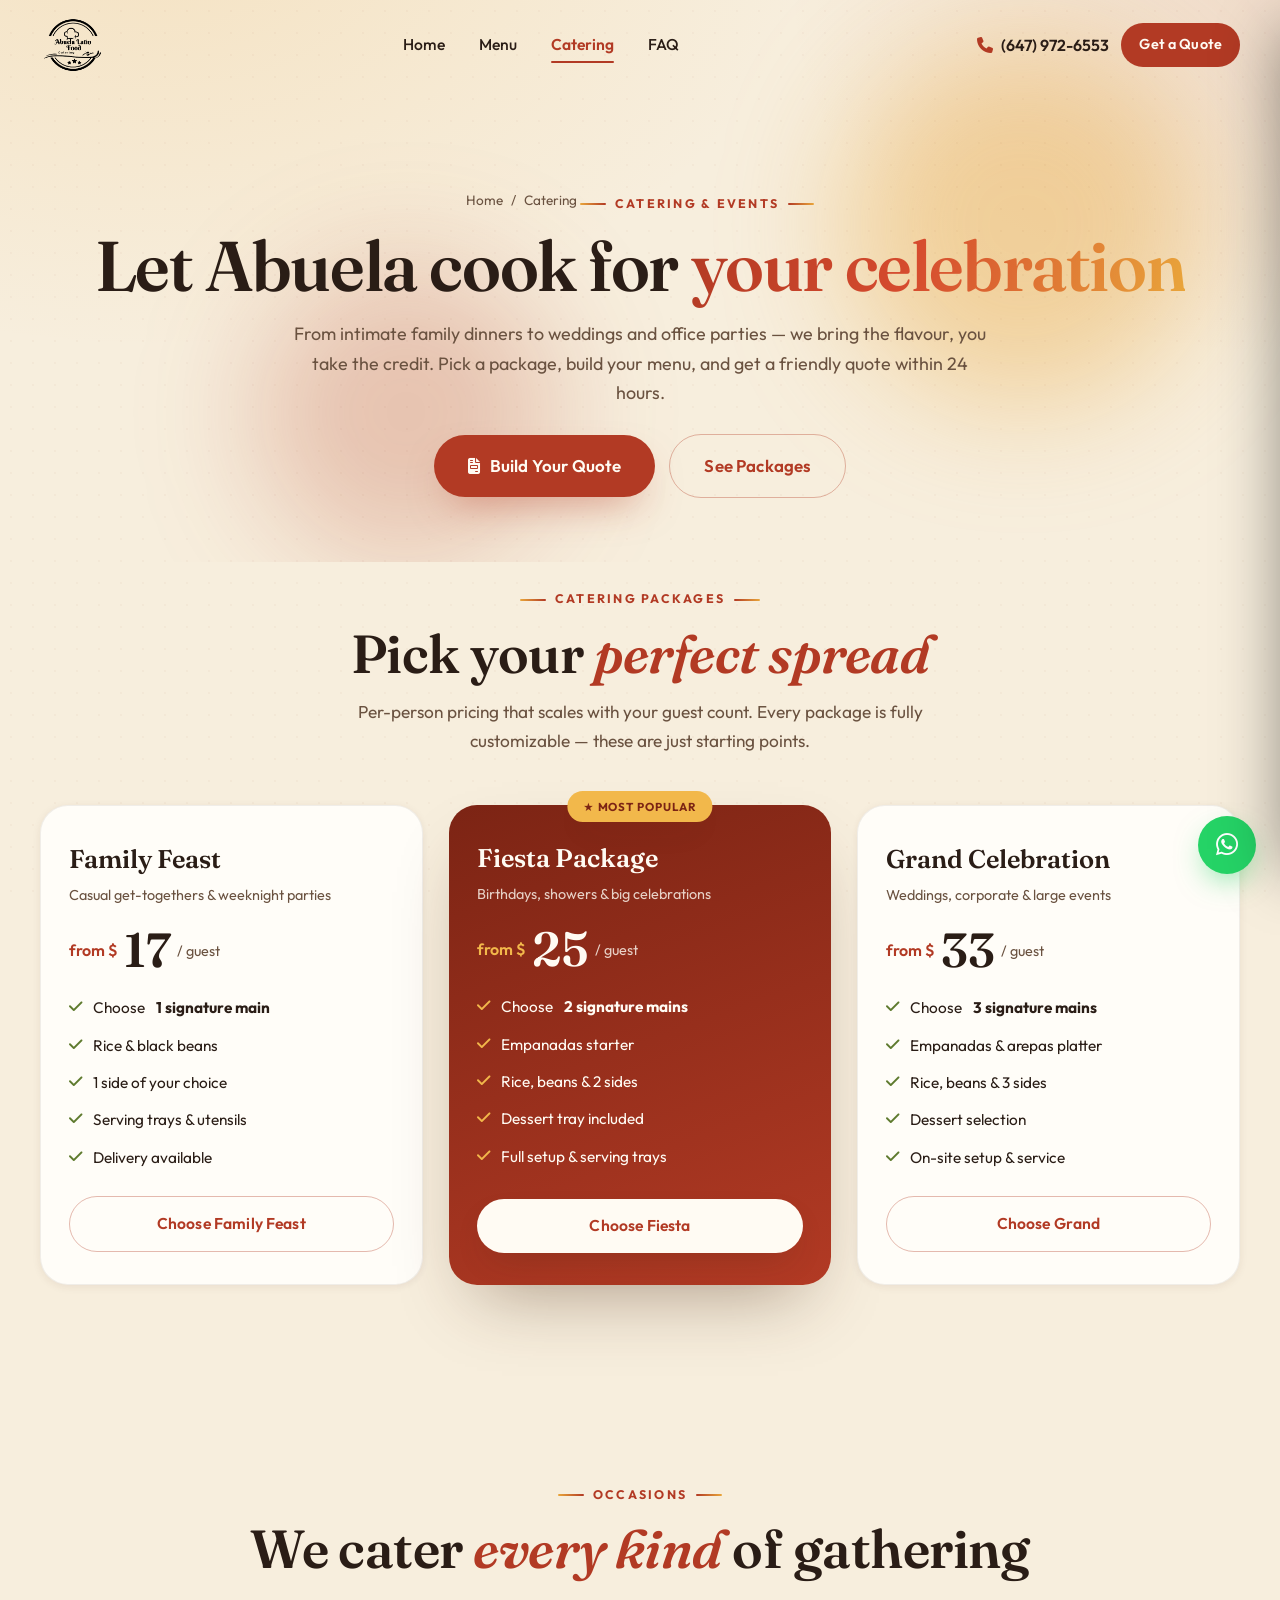
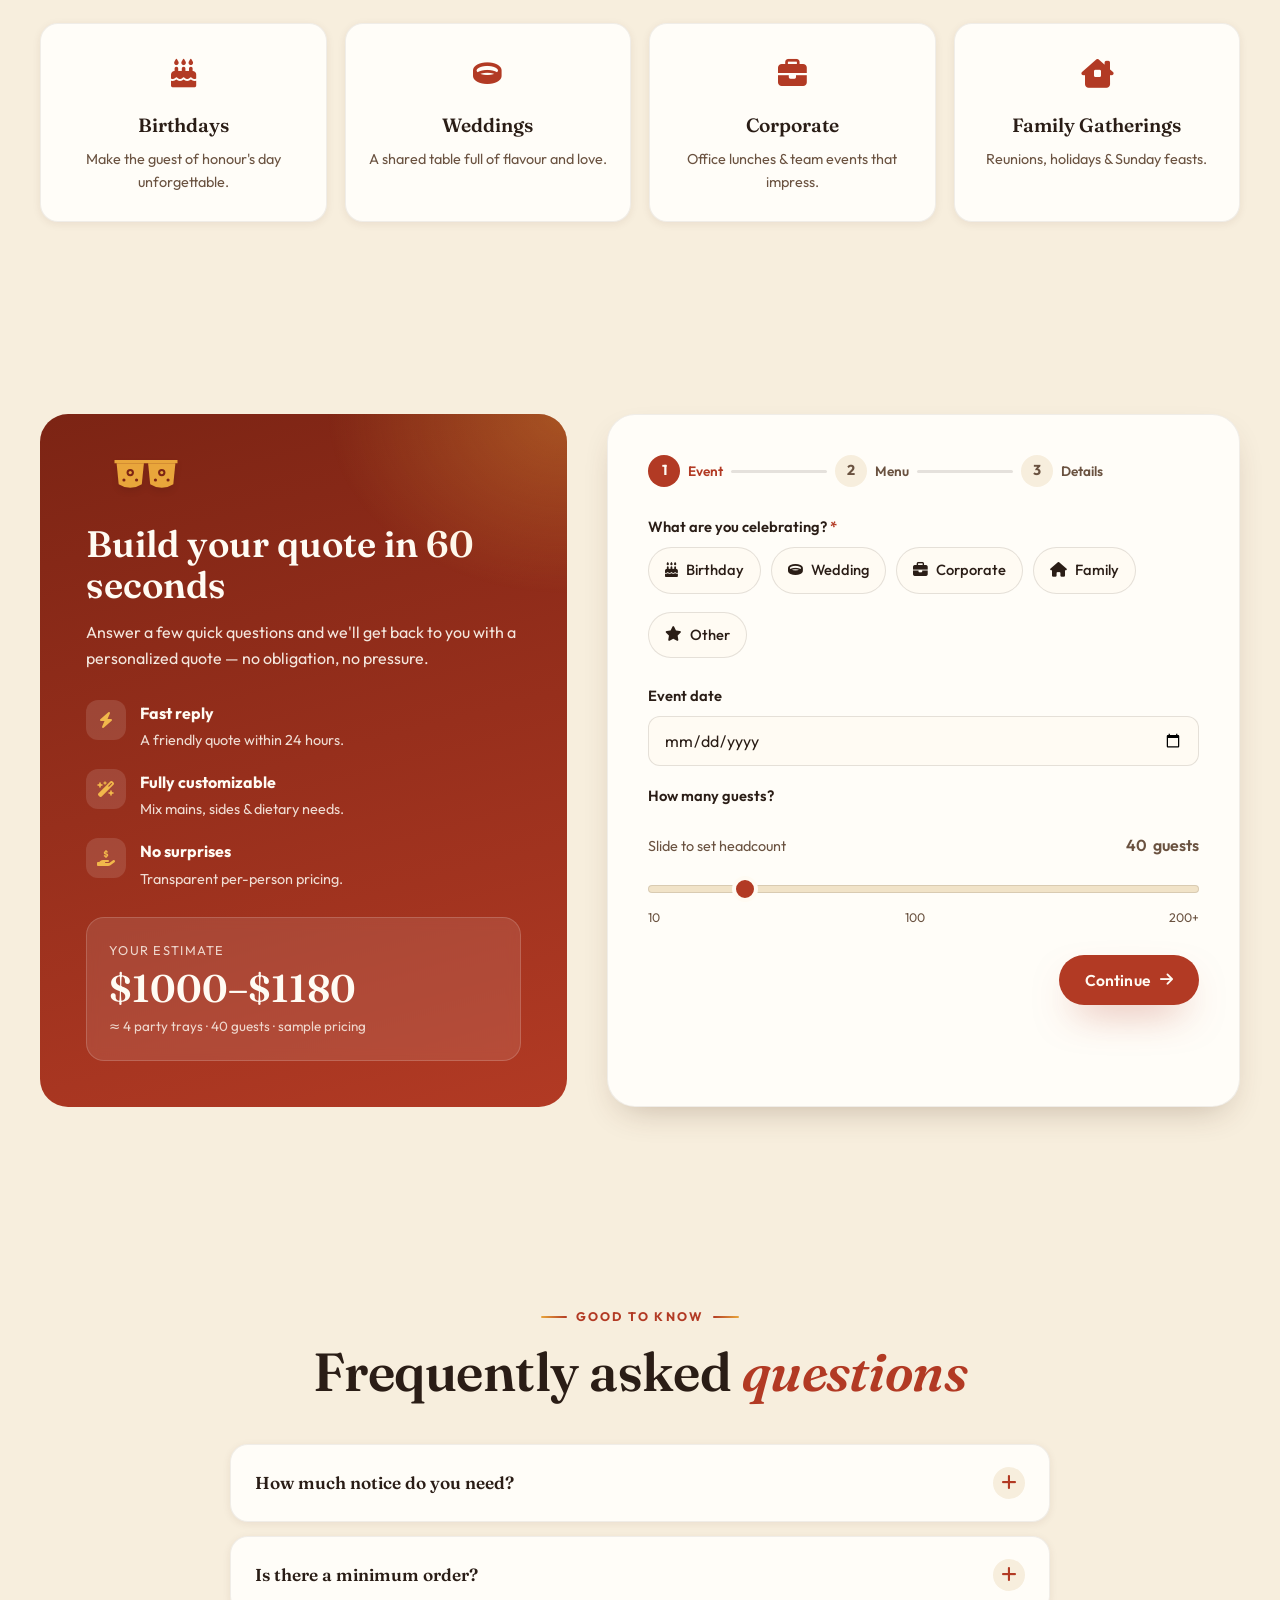
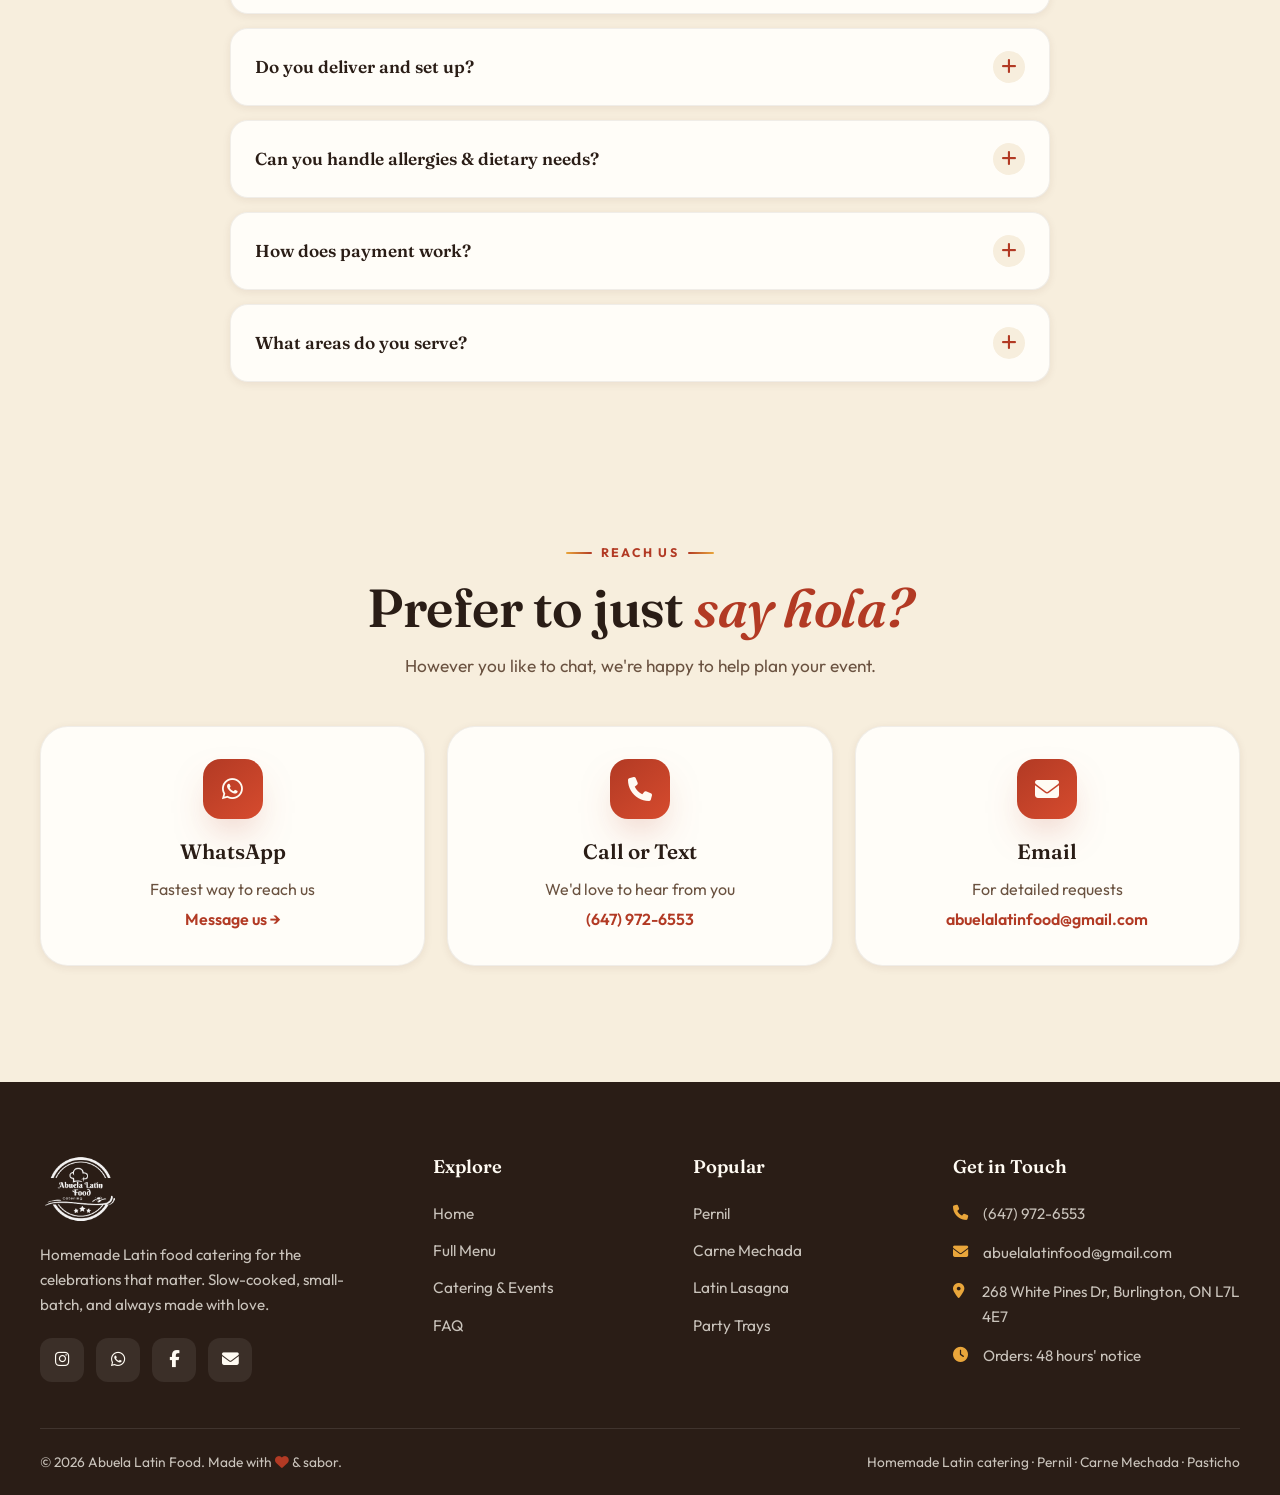
<file: catering.html>
<!DOCTYPE html>
<html lang="en">
<head>
  <meta charset="UTF-8" />
  <meta name="viewport" content="width=device-width, initial-scale=1.0" />
  <title>Catering &amp; Events | Abuela Latin Food — Get a Free Quote</title>
  <meta name="description" content="Homemade Latin catering for birthdays, weddings, corporate events and family gatherings. Choose a package, build your menu, and get a free quote in 24 hours." />
  <meta name="theme-color" content="#B23A24" />
  <meta property="og:title" content="Catering &amp; Events | Abuela Latin Food" />
  <meta property="og:description" content="Latin catering packages for every celebration. Build your menu and get a free quote fast." />

  <link rel="icon" type="image/svg+xml" href="assets/favicon.svg" />
  <link rel="preconnect" href="https://fonts.googleapis.com" />
  <link rel="preconnect" href="https://fonts.gstatic.com" crossorigin />
  <link href="https://fonts.googleapis.com/css2?family=Fraunces:ital,opsz,wght@0,9..144,400..700;1,9..144,400..600&family=Outfit:wght@300..700&display=swap" rel="stylesheet" />
  <link rel="stylesheet" href="https://cdnjs.cloudflare.com/ajax/libs/font-awesome/6.5.1/css/all.min.css" />
  <link rel="stylesheet" href="css/styles.css" />

  <script type="application/ld+json">
  {
    "@context": "https://schema.org",
    "@type": "FAQPage",
    "mainEntity": [
      { "@type": "Question", "name": "How much notice do you need?", "acceptedAnswer": { "@type": "Answer", "text": "We ask for at least 48 hours' notice. For larger events or weekends, a week or more is ideal so we can reserve your date." } },
      { "@type": "Question", "name": "Is there a minimum order?", "acceptedAnswer": { "@type": "Answer", "text": "Most catering orders start at around 10 guests. Reach out and we'll happily tailor something to your group size." } },
      { "@type": "Question", "name": "Do you deliver?", "acceptedAnswer": { "@type": "Answer", "text": "Yes — we deliver hot, ready-to-serve trays across Burlington, Oakville and the wider GTA. Delivery fees depend on distance and order size." } },
      { "@type": "Question", "name": "Can you handle dietary needs?", "acceptedAnswer": { "@type": "Answer", "text": "Absolutely. We offer vegetarian, vegan and gluten-free options, and can adjust recipes for common allergies — just tell us in your request." } }
    ]
  }
  </script>
</head>
<body>

  <!-- ============ HEADER ============ -->
  <header class="site-header" id="header">
    <div class="container nav">
      <a href="index.html" class="brand" aria-label="Abuela Latin Food home"><img src="assets/logo-mark.png" alt="Abuela Latin Food" class="brand-logo" /></a>
      <nav class="nav-links" aria-label="Primary">
        <a href="index.html">Home</a>
        <a href="menu.html">Menu</a>
        <a href="catering.html" class="active">Catering</a>
        <a href="catering.html#faq">FAQ</a>
      </nav>
      <div class="nav-actions">
        <a href="tel:+16479726553" class="nav-phone"><i class="fa-solid fa-phone"></i> (647) 972-6553</a>
        <a href="#quote" class="btn btn--sm">Get a Quote</a>
        <button class="menu-toggle" id="menuToggle" aria-label="Open menu"><i class="fa-solid fa-bars"></i></button>
      </div>
    </div>
  </header>

  <!-- ============ MOBILE DRAWER ============ -->
  <div class="scrim" id="scrim"></div>
  <aside class="mobile-drawer" id="drawer" aria-label="Mobile menu">
    <div class="drawer-head">
      <img src="assets/logo-mark.png" alt="Abuela Latin Food" style="height:54px" />
      <button class="drawer-close" id="drawerClose" aria-label="Close menu"><i class="fa-solid fa-xmark"></i></button>
    </div>
    <nav>
      <a href="index.html">Home <i class="fa-solid fa-chevron-right"></i></a>
      <a href="menu.html">Menu <i class="fa-solid fa-chevron-right"></i></a>
      <a href="catering.html" class="active">Catering <i class="fa-solid fa-chevron-right"></i></a>
      <a href="catering.html#faq">FAQ <i class="fa-solid fa-chevron-right"></i></a>
    </nav>
    <div class="drawer-cta">
      <a href="#quote" class="btn btn--block">Get a Free Quote</a>
      <a href="menu.html" class="btn btn--ghost btn--block">View the Menu</a>
    </div>
    <div class="drawer-contact">
      <a href="tel:+16479726553"><i class="fa-solid fa-phone"></i> (647) 972-6553</a>
      <a href="mailto:abuelalatinfood@gmail.com"><i class="fa-solid fa-envelope"></i> abuelalatinfood@gmail.com</a>
      <a href="https://www.instagram.com/abuelalatinfood/" target="_blank" rel="noopener"><i class="fa-brands fa-instagram"></i> @abuelalatinfood</a>
    </div>
  </aside>

  <!-- ============ PAGE HERO ============ -->
  <section class="page-hero">
    <div class="hero-glow g1"></div>
    <div class="hero-glow g2"></div>
    <div class="container">
      <div class="breadcrumbs reveal"><a href="index.html">Home</a> <span>/</span> <span>Catering</span></div>
      <span class="eyebrow eyebrow--center reveal d1" style="margin-top:14px">Catering &amp; Events</span>
      <h1 class="reveal d1">Let Abuela cook for <span class="text-grad">your celebration</span></h1>
      <p class="reveal d2">From intimate family dinners to weddings and office parties — we bring the flavour, you take the credit. Pick a package, build your menu, and get a friendly quote within 24 hours.</p>
      <div class="hero-ctas reveal d3" style="justify-content:center;margin-top:26px">
        <a href="#quote" class="btn btn--lg"><i class="fa-solid fa-file-invoice"></i> Build Your Quote</a>
        <a href="#packages" class="btn btn--ghost btn--lg">See Packages</a>
      </div>
    </div>
  </section>

  <!-- ============ PACKAGES ============ -->
  <section class="section" id="packages" style="padding-top:20px">
    <div class="container center">
      <span class="eyebrow eyebrow--center reveal">Catering Packages</span>
      <h2 class="section-title reveal d1">Pick your <em>perfect spread</em></h2>
      <p class="section-lead reveal d2">Per-person pricing that scales with your guest count. Every package is fully customizable — these are just starting points.</p>
    </div>
    <div class="container">
      <div class="pkg-grid">
        <article class="pkg reveal d1">
          <div class="pkg-name">Family Feast</div>
          <div class="pkg-for">Casual get-togethers &amp; weeknight parties</div>
          <div class="pkg-price"><span class="cur">from $</span><b>17</b><span>/ guest</span></div>
          <ul class="pkg-list">
            <li><i class="fa-solid fa-check"></i> Choose <strong>1 signature main</strong></li>
            <li><i class="fa-solid fa-check"></i> Rice &amp; black beans</li>
            <li><i class="fa-solid fa-check"></i> 1 side of your choice</li>
            <li><i class="fa-solid fa-check"></i> Serving trays &amp; utensils</li>
            <li><i class="fa-solid fa-check"></i> Delivery available</li>
          </ul>
          <a href="#quote" class="btn btn--ghost btn--block" data-pkg="family">Choose Family Feast</a>
        </article>

        <article class="pkg featured reveal d2">
          <div class="pkg-flag">★ Most Popular</div>
          <div class="pkg-name">Fiesta Package</div>
          <div class="pkg-for">Birthdays, showers &amp; big celebrations</div>
          <div class="pkg-price"><span class="cur">from $</span><b>25</b><span>/ guest</span></div>
          <ul class="pkg-list">
            <li><i class="fa-solid fa-check"></i> Choose <strong>2 signature mains</strong></li>
            <li><i class="fa-solid fa-check"></i> Empanadas starter</li>
            <li><i class="fa-solid fa-check"></i> Rice, beans &amp; 2 sides</li>
            <li><i class="fa-solid fa-check"></i> Dessert tray included</li>
            <li><i class="fa-solid fa-check"></i> Full setup &amp; serving trays</li>
          </ul>
          <a href="#quote" class="btn btn--white btn--block" data-pkg="fiesta">Choose Fiesta</a>
        </article>

        <article class="pkg reveal d3">
          <div class="pkg-name">Grand Celebration</div>
          <div class="pkg-for">Weddings, corporate &amp; large events</div>
          <div class="pkg-price"><span class="cur">from $</span><b>33</b><span>/ guest</span></div>
          <ul class="pkg-list">
            <li><i class="fa-solid fa-check"></i> Choose <strong>3 signature mains</strong></li>
            <li><i class="fa-solid fa-check"></i> Empanadas &amp; arepas platter</li>
            <li><i class="fa-solid fa-check"></i> Rice, beans &amp; 3 sides</li>
            <li><i class="fa-solid fa-check"></i> Dessert selection</li>
            <li><i class="fa-solid fa-check"></i> On-site setup &amp; service</li>
          </ul>
          <a href="#quote" class="btn btn--ghost btn--block" data-pkg="grand">Choose Grand</a>
        </article>
      </div>
    </div>
  </section>

  <!-- ============ EVENT TYPES ============ -->
  <section class="section section--tight">
    <div class="container center">
      <span class="eyebrow eyebrow--center reveal">Occasions</span>
      <h2 class="section-title reveal d1">We cater <em>every kind</em> of gathering</h2>
    </div>
    <div class="container">
      <div class="events">
        <div class="event reveal d1"><div class="ic"><i class="fa-solid fa-cake-candles"></i></div><h3>Birthdays</h3><p>Make the guest of honour's day unforgettable.</p></div>
        <div class="event reveal d2"><div class="ic"><i class="fa-solid fa-ring"></i></div><h3>Weddings</h3><p>A shared table full of flavour and love.</p></div>
        <div class="event reveal d3"><div class="ic"><i class="fa-solid fa-briefcase"></i></div><h3>Corporate</h3><p>Office lunches &amp; team events that impress.</p></div>
        <div class="event reveal d4"><div class="ic"><i class="fa-solid fa-house-chimney-window"></i></div><h3>Family Gatherings</h3><p>Reunions, holidays &amp; Sunday feasts.</p></div>
      </div>
    </div>
  </section>

  <!-- ============ QUOTE FORM ============ -->
  <section class="section" id="quote">
    <div class="container">
      <div class="quote-wrap">
        <!-- side -->
        <div class="quote-side reveal">
          <div class="papel papel--gold" style="margin-bottom:22px"><svg viewBox="0 0 120 80"><use href="#pp"/></svg></div>
          <h2>Build your quote in 60 seconds</h2>
          <p>Answer a few quick questions and we'll get back to you with a personalized quote — no obligation, no pressure.</p>
          <div class="quote-benefits">
            <div class="quote-benefit"><i class="fa-solid fa-bolt"></i><div><b>Fast reply</b><span>A friendly quote within 24 hours.</span></div></div>
            <div class="quote-benefit"><i class="fa-solid fa-wand-magic-sparkles"></i><div><b>Fully customizable</b><span>Mix mains, sides &amp; dietary needs.</span></div></div>
            <div class="quote-benefit"><i class="fa-solid fa-hand-holding-dollar"></i><div><b>No surprises</b><span>Transparent per-person pricing.</span></div></div>
          </div>
          <div class="quote-live">
            <div class="quote-live-card">
              <div class="label">Your estimate</div>
              <div class="est" id="estAmount">—</div>
              <small>≈ <span id="estTrays">4</span> party trays · <span id="guestVal">40</span> guests · sample pricing</small>
            </div>
          </div>
        </div>

        <!-- form -->
        <div class="quote-form reveal d1">
          <form id="quoteForm" novalidate>
            <div class="form-body">
              <div class="stepper">
                <div class="st active"><span class="n">1</span><span class="t">Event</span><span class="bar"></span></div>
                <div class="st"><span class="n">2</span><span class="t">Menu</span><span class="bar"></span></div>
                <div class="st"><span class="n">3</span><span class="t">Details</span></div>
              </div>

              <!-- STEP 1 -->
              <div class="fstep active">
                <div class="field">
                  <label>What are you celebrating? <span class="req">*</span></label>
                  <div class="chip-select">
                    <label class="chip-opt"><input type="radio" name="eventType" value="Birthday" /><span><i class="fa-solid fa-cake-candles"></i> Birthday</span></label>
                    <label class="chip-opt"><input type="radio" name="eventType" value="Wedding" /><span><i class="fa-solid fa-ring"></i> Wedding</span></label>
                    <label class="chip-opt"><input type="radio" name="eventType" value="Corporate" /><span><i class="fa-solid fa-briefcase"></i> Corporate</span></label>
                    <label class="chip-opt"><input type="radio" name="eventType" value="Family gathering" /><span><i class="fa-solid fa-house"></i> Family</span></label>
                    <label class="chip-opt"><input type="radio" name="eventType" value="Other" /><span><i class="fa-solid fa-star"></i> Other</span></label>
                  </div>
                </div>
                <div class="field">
                  <label for="eventDate">Event date</label>
                  <input type="date" id="eventDate" name="eventDate" />
                </div>
                <div class="field">
                  <label for="guests">How many guests?</label>
                  <div class="range-wrap">
                    <div class="range-head"><span style="color:var(--ink-soft);font-size:.9rem">Slide to set headcount</span><span class="range-val"><span id="guestValLabel">40</span> <span>guests</span></span></div>
                    <input type="range" id="guests" name="guests" min="10" max="200" step="5" value="40" />
                    <div class="range-scale"><span>10</span><span>100</span><span>200+</span></div>
                  </div>
                </div>
              </div>

              <!-- STEP 2 -->
              <div class="fstep">
                <div class="field">
                  <label>Which package fits best?</label>
                  <div class="chip-select">
                    <label class="chip-opt"><input type="radio" name="pkg" value="family" /><span>Family Feast · $17</span></label>
                    <label class="chip-opt"><input type="radio" name="pkg" value="fiesta" checked /><span>Fiesta · $25</span></label>
                    <label class="chip-opt"><input type="radio" name="pkg" value="grand" /><span>Grand · $33</span></label>
                  </div>
                </div>
                <div class="field">
                  <label>Dishes you're craving <span style="color:var(--ink-soft);font-weight:500">(pick any)</span></label>
                  <div class="chip-select">
                    <label class="chip-opt"><input type="checkbox" name="dishes" value="Pernil" /><span>Pernil</span></label>
                    <label class="chip-opt"><input type="checkbox" name="dishes" value="Carne Mechada" /><span>Carne Mechada</span></label>
                    <label class="chip-opt"><input type="checkbox" name="dishes" value="Latin Lasagna" /><span>Latin Lasagna</span></label>
                    <label class="chip-opt"><input type="checkbox" name="dishes" value="Empanadas" /><span>Empanadas</span></label>
                    <label class="chip-opt"><input type="checkbox" name="dishes" value="Arepas" /><span>Arepas</span></label>
                    <label class="chip-opt"><input type="checkbox" name="dishes" value="Sides" /><span>Rice &amp; Sides</span></label>
                    <label class="chip-opt"><input type="checkbox" name="dishes" value="Dessert" /><span>Dessert</span></label>
                  </div>
                </div>
                <div class="field">
                  <label for="notes">Anything special? <span style="color:var(--ink-soft);font-weight:500">(allergies, theme, dietary needs)</span></label>
                  <textarea id="notes" name="message" placeholder="e.g. 2 guests are vegetarian, and we'd love a birthday dessert…"></textarea>
                </div>
              </div>

              <!-- STEP 3 -->
              <div class="fstep">
                <div class="field-row">
                  <div class="field"><label for="name">Your name <span class="req">*</span></label><input type="text" id="name" name="name" required placeholder="Full name" /></div>
                  <div class="field"><label for="phone">Phone</label><input type="tel" id="phone" name="phone" placeholder="(647) 972-6553" /></div>
                </div>
                <div class="field">
                  <label for="email">Email <span class="req">*</span></label>
                  <input type="email" id="email" name="email" required placeholder="you@email.com" />
                </div>
                <!-- honeypot -->
                <input type="text" class="hp" name="companyWebsite" tabindex="-1" autocomplete="off" aria-hidden="true" />
                <p style="font-size:.86rem;color:var(--ink-soft);margin-top:6px"><i class="fa-solid fa-lock" style="color:var(--olive)"></i> Your details stay private — we only use them to send your quote.</p>
              </div>

              <div class="form-nav">
                <button type="button" class="btn btn--ghost hidden" id="fBack"><i class="fa-solid fa-arrow-left"></i> Back</button>
                <button type="button" class="btn" id="fNext">Continue <i class="fa-solid fa-arrow-right"></i></button>
                <button type="submit" class="btn btn--gold" id="fSubmit" style="display:none"><i class="fa-solid fa-paper-plane"></i> Send My Request</button>
              </div>
            </div>

            <!-- SUCCESS -->
            <div class="form-success" id="formSuccess">
              <div class="check"><i class="fa-solid fa-check"></i></div>
              <h3>¡Gracias! Your request is ready</h3>
              <p>One last step — confirm on WhatsApp so Abuela receives your details instantly and can reply with your quote.</p>
              <div class="hero-ctas" style="justify-content:center">
                <a href="#" id="successWa" target="_blank" rel="noopener" class="btn btn--lg"><i class="fa-brands fa-whatsapp"></i> Confirm on WhatsApp</a>
                <a href="mailto:abuelalatinfood@gmail.com" class="btn btn--ghost btn--lg"><i class="fa-solid fa-envelope"></i> Email instead</a>
              </div>
            </div>
          </form>
        </div>
      </div>
    </div>
  </section>

  <!-- ============ FAQ ============ -->
  <section class="section section--tight" id="faq">
    <div class="container center">
      <span class="eyebrow eyebrow--center reveal">Good to Know</span>
      <h2 class="section-title reveal d1">Frequently asked <em>questions</em></h2>
    </div>
    <div class="container">
      <div class="faq">
        <div class="faq-item reveal">
          <button class="faq-q">How much notice do you need? <span class="ic"><i class="fa-solid fa-plus"></i></span></button>
          <div class="faq-a"><p>We ask for at least <strong>48 hours' notice</strong>. For larger events or weekend dates, a week or more is ideal so we can reserve your spot and shop for the freshest ingredients.</p></div>
        </div>
        <div class="faq-item reveal">
          <button class="faq-q">Is there a minimum order? <span class="ic"><i class="fa-solid fa-plus"></i></span></button>
          <div class="faq-a"><p>Most catering orders start at around <strong>10 guests</strong>, but we love small gatherings too. Send us your details and we'll tailor something that fits your group.</p></div>
        </div>
        <div class="faq-item reveal">
          <button class="faq-q">Do you deliver and set up? <span class="ic"><i class="fa-solid fa-plus"></i></span></button>
          <div class="faq-a"><p>Yes! We deliver hot, ready-to-serve trays across Burlington, Oakville and the wider GTA. Setup and on-site serving are included with our larger packages, and available as an add-on for the rest.</p></div>
        </div>
        <div class="faq-item reveal">
          <button class="faq-q">Can you handle allergies &amp; dietary needs? <span class="ic"><i class="fa-solid fa-plus"></i></span></button>
          <div class="faq-a"><p>Absolutely. We offer <strong>vegetarian, vegan and gluten-free</strong> options and can adapt many recipes for common allergies. Just note it in your request and we'll take care of the rest.</p></div>
        </div>
        <div class="faq-item reveal">
          <button class="faq-q">How does payment work? <span class="ic"><i class="fa-solid fa-plus"></i></span></button>
          <div class="faq-a"><p>Once your menu is confirmed we'll send a simple invoice. A small deposit secures your date, with the balance due before or on the day of your event. We accept e-transfer and major cards.</p></div>
        </div>
        <div class="faq-item reveal">
          <button class="faq-q">What areas do you serve? <span class="ic"><i class="fa-solid fa-plus"></i></span></button>
          <div class="faq-a"><p>Based in <strong>Burlington</strong>, we proudly serve <strong>Oakville, Hamilton and the wider GTA</strong>. Outside the area? Ask us — we may still be able to make it work for larger events.</p></div>
        </div>
      </div>
    </div>
  </section>

  <!-- ============ CONTACT ============ -->
  <section class="section section--tight">
    <div class="container center">
      <span class="eyebrow eyebrow--center reveal">Reach Us</span>
      <h2 class="section-title reveal d1">Prefer to just <em>say hola?</em></h2>
      <p class="section-lead reveal d2">However you like to chat, we're happy to help plan your event.</p>
    </div>
    <div class="container">
      <div class="contact-grid">
        <div class="contact-card reveal d1"><div class="ic"><i class="fa-brands fa-whatsapp"></i></div><h3>WhatsApp</h3><p>Fastest way to reach us</p><a href="https://wa.me/16479726553" target="_blank" rel="noopener">Message us →</a></div>
        <div class="contact-card reveal d2"><div class="ic"><i class="fa-solid fa-phone"></i></div><h3>Call or Text</h3><p>We'd love to hear from you</p><a href="tel:+16479726553">(647) 972-6553</a></div>
        <div class="contact-card reveal d3"><div class="ic"><i class="fa-solid fa-envelope"></i></div><h3>Email</h3><p>For detailed requests</p><a href="mailto:abuelalatinfood@gmail.com">abuelalatinfood@gmail.com</a></div>
      </div>
    </div>
  </section>

  <!-- inline papel picado sprite -->
  <svg width="0" height="0" style="position:absolute" aria-hidden="true"><defs><g id="pp">
    <path d="M0 0 H120 V6 H0 Z" fill="currentColor"/>
    <path d="M4 6 H56 L52 46 Q30 60 8 46 Z" fill="currentColor"/>
    <path d="M64 6 H116 L112 46 Q90 60 68 46 Z" fill="currentColor"/>
    <circle cx="30" cy="24" r="7" fill="#7C2414"/><circle cx="30" cy="24" r="3" fill="currentColor"/>
    <circle cx="18" cy="38" r="3" fill="#7C2414"/><circle cx="42" cy="38" r="3" fill="#7C2414"/>
    <circle cx="90" cy="24" r="7" fill="#7C2414"/><circle cx="90" cy="24" r="3" fill="currentColor"/>
    <circle cx="78" cy="38" r="3" fill="#7C2414"/><circle cx="102" cy="38" r="3" fill="#7C2414"/>
  </g></defs></svg>

  <!-- ============ FOOTER ============ -->
  <footer class="footer">
    <div class="container">
      <div class="footer-top">
        <div class="footer-brand">
          <img src="assets/logo-mark.png" alt="Abuela Latin Food" class="logo-invert" />
          <p>Homemade Latin food catering for the celebrations that matter. Slow-cooked, small-batch, and always made with love.</p>
          <div class="footer-social">
            <a href="https://www.instagram.com/abuelalatinfood/" target="_blank" rel="noopener" aria-label="Instagram"><i class="fa-brands fa-instagram"></i></a>
            <a href="https://wa.me/16479726553" target="_blank" rel="noopener" aria-label="WhatsApp"><i class="fa-brands fa-whatsapp"></i></a>
            <a href="https://www.facebook.com/abuelalatinfood" target="_blank" rel="noopener" aria-label="Facebook"><i class="fa-brands fa-facebook-f"></i></a>
            <a href="mailto:abuelalatinfood@gmail.com" aria-label="Email"><i class="fa-solid fa-envelope"></i></a>
          </div>
        </div>
        <div>
          <h4>Explore</h4>
          <div class="footer-links">
            <a href="index.html">Home</a><a href="menu.html">Full Menu</a><a href="catering.html">Catering &amp; Events</a><a href="catering.html#faq">FAQ</a>
          </div>
        </div>
        <div>
          <h4>Popular</h4>
          <div class="footer-links">
            <a href="menu.html">Pernil</a><a href="menu.html">Carne Mechada</a><a href="menu.html">Latin Lasagna</a><a href="menu.html">Party Trays</a>
          </div>
        </div>
        <div>
          <h4>Get in Touch</h4>
          <div class="footer-contact">
            <a href="tel:+16479726553"><i class="fa-solid fa-phone"></i> (647) 972-6553</a>
            <a href="mailto:abuelalatinfood@gmail.com"><i class="fa-solid fa-envelope"></i> abuelalatinfood@gmail.com</a>
            <span><i class="fa-solid fa-location-dot"></i> 268 White Pines Dr, Burlington, ON L7L 4E7</span>
            <span><i class="fa-solid fa-clock"></i> Orders: 48 hours' notice</span>
          </div>
        </div>
      </div>
      <div class="footer-bottom">
        <span>© <span data-year>2026</span> Abuela Latin Food. Made with <i class="fa-solid fa-heart" style="color:var(--brick)"></i> &amp; sabor.</span>
        <span>Homemade Latin catering · Pernil · Carne Mechada · Pasticho</span>
      </div>
    </div>
  </footer>

  <a href="https://wa.me/16479726553" target="_blank" rel="noopener" class="fab-wa" aria-label="Chat on WhatsApp"><i class="fa-brands fa-whatsapp"></i></a>
  <button class="to-top" id="toTop" aria-label="Back to top"><i class="fa-solid fa-arrow-up"></i></button>

  <script src="js/main.js"></script>
</body>
</html>
</file>
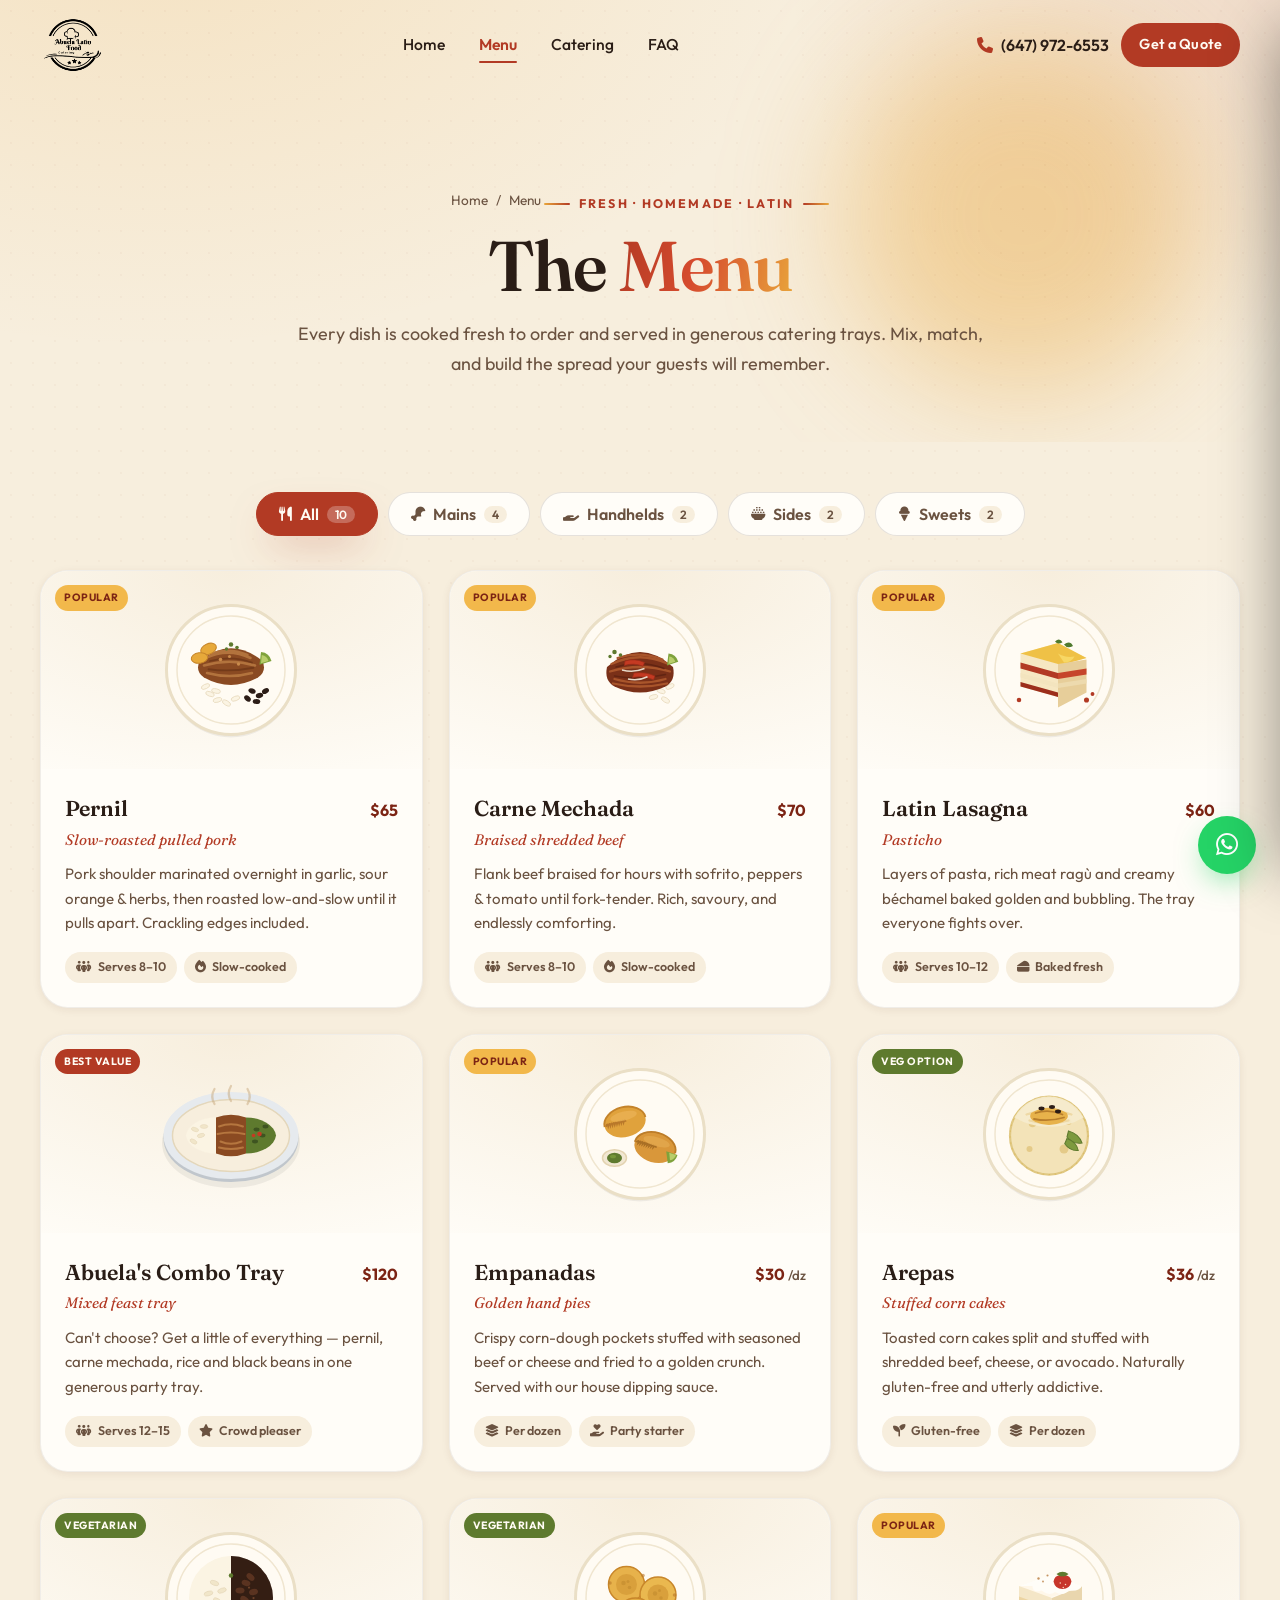
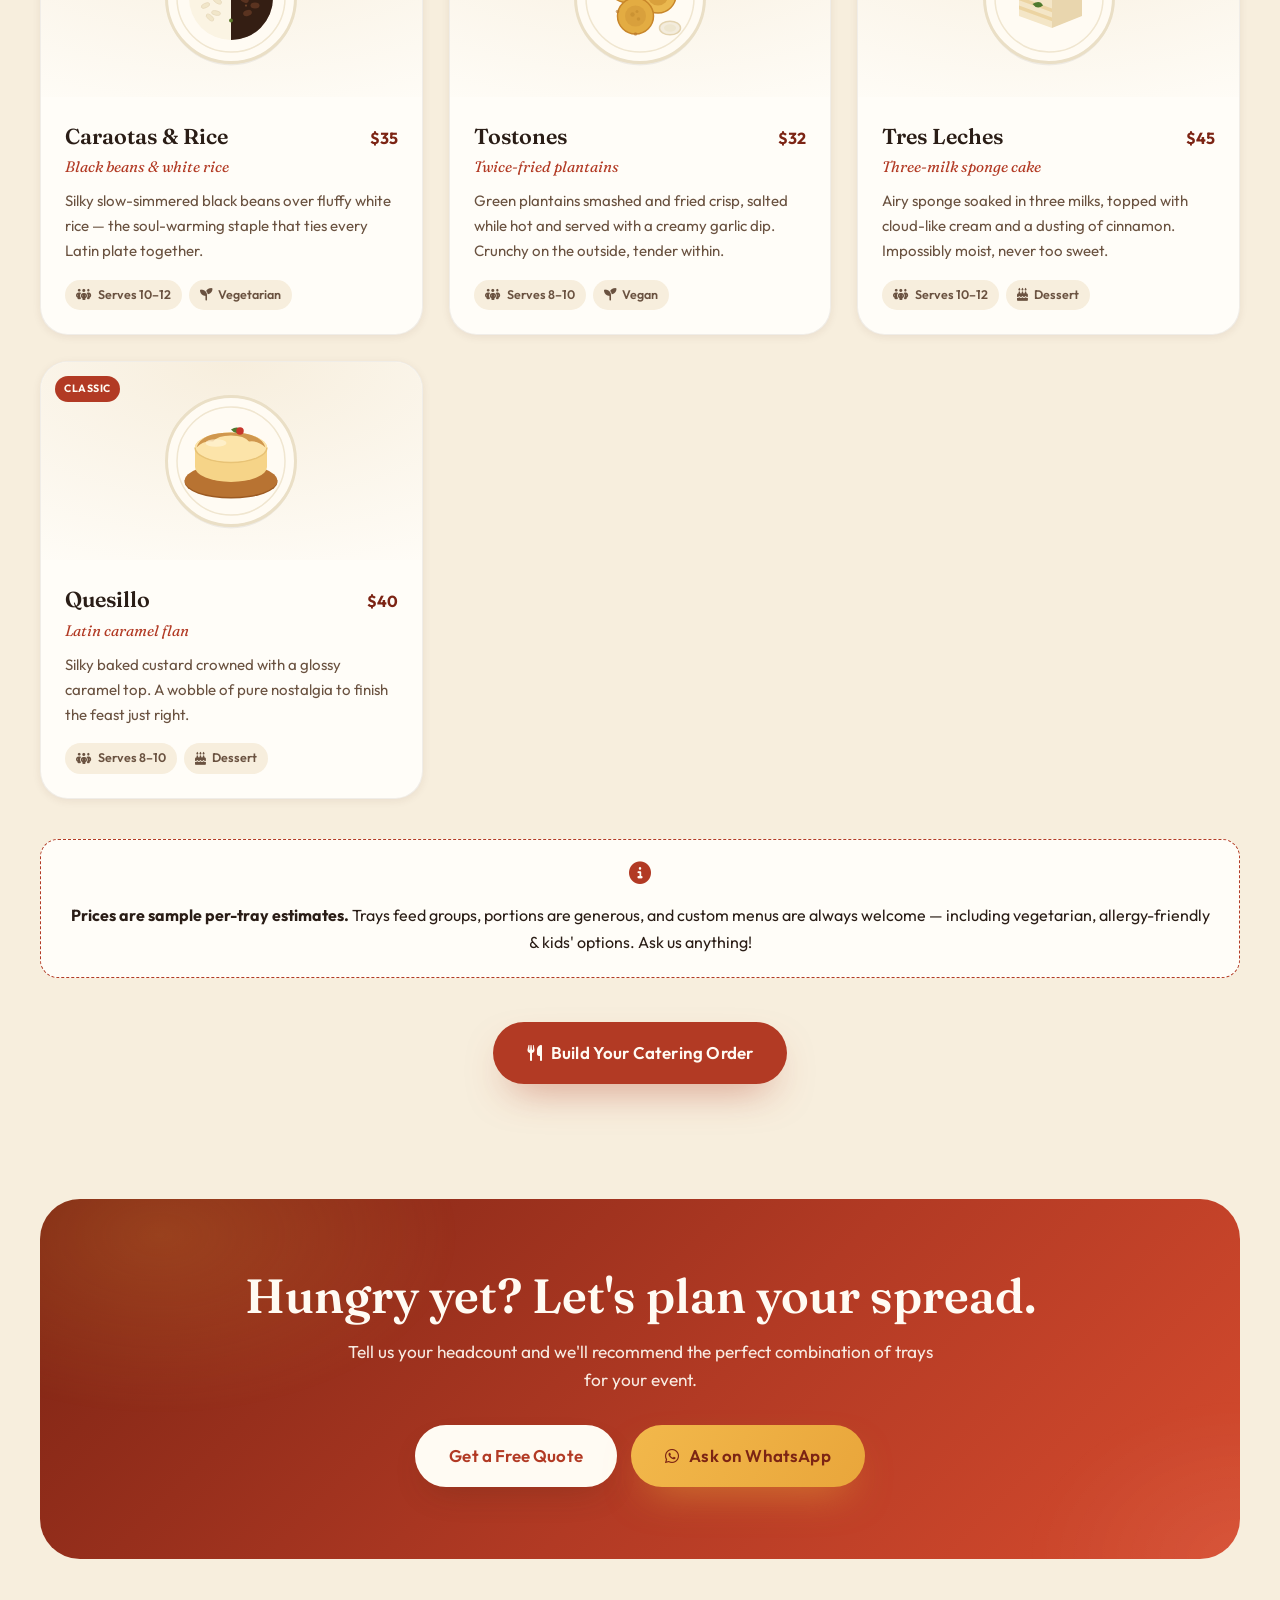
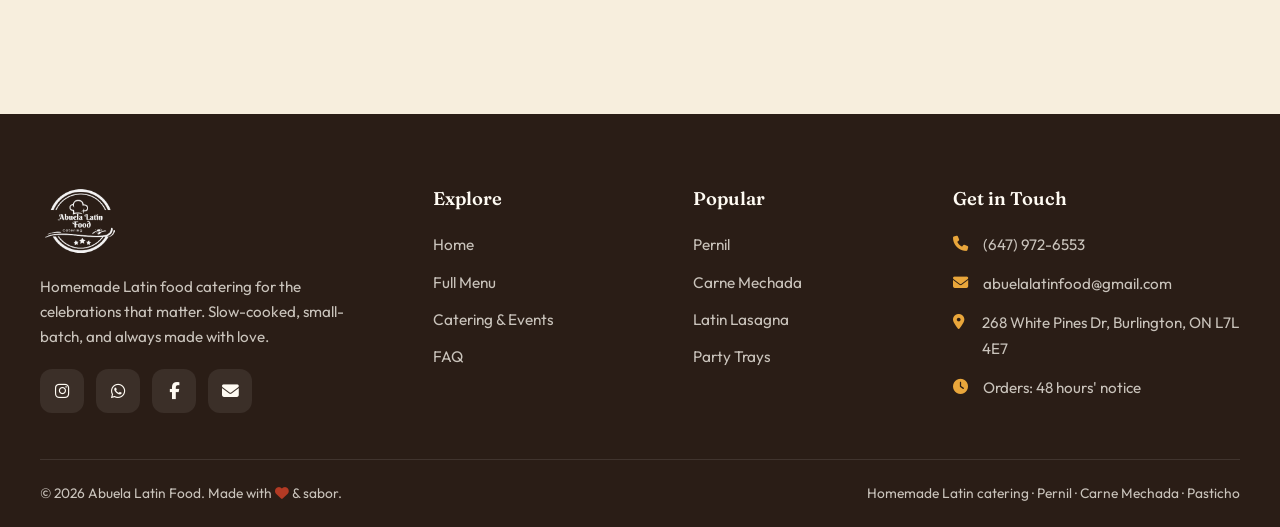
<file: menu.html>
<!DOCTYPE html>
<html lang="en">
<head>
  <meta charset="UTF-8" />
  <meta name="viewport" content="width=device-width, initial-scale=1.0" />
  <title>Menu | Abuela Latin Food — Pernil, Carne Mechada, Empanadas &amp; More</title>
  <meta name="description" content="Explore the Abuela Latin Food menu: slow-roasted pernil, carne mechada, homemade Latin lasagna, empanadas, arepas, tostones, tres leches and more — all made fresh for catering." />
  <meta name="theme-color" content="#B23A24" />
  <meta property="og:title" content="Menu | Abuela Latin Food" />
  <meta property="og:description" content="Homemade Latin dishes for catering — pernil, carne mechada, Latin lasagna, empanadas and more." />

  <link rel="icon" type="image/svg+xml" href="assets/favicon.svg" />
  <link rel="preconnect" href="https://fonts.googleapis.com" />
  <link rel="preconnect" href="https://fonts.gstatic.com" crossorigin />
  <link href="https://fonts.googleapis.com/css2?family=Fraunces:ital,opsz,wght@0,9..144,400..700;1,9..144,400..600&family=Outfit:wght@300..700&display=swap" rel="stylesheet" />
  <link rel="stylesheet" href="https://cdnjs.cloudflare.com/ajax/libs/font-awesome/6.5.1/css/all.min.css" />
  <link rel="stylesheet" href="css/styles.css" />
</head>
<body>

  <!-- ============ HEADER ============ -->
  <header class="site-header" id="header">
    <div class="container nav">
      <a href="index.html" class="brand" aria-label="Abuela Latin Food home"><img src="assets/logo-mark.png" alt="Abuela Latin Food" class="brand-logo" /></a>
      <nav class="nav-links" aria-label="Primary">
        <a href="index.html">Home</a>
        <a href="menu.html" class="active">Menu</a>
        <a href="catering.html">Catering</a>
        <a href="catering.html#faq">FAQ</a>
      </nav>
      <div class="nav-actions">
        <a href="tel:+16479726553" class="nav-phone"><i class="fa-solid fa-phone"></i> (647) 972-6553</a>
        <a href="catering.html#quote" class="btn btn--sm">Get a Quote</a>
        <button class="menu-toggle" id="menuToggle" aria-label="Open menu"><i class="fa-solid fa-bars"></i></button>
      </div>
    </div>
  </header>

  <!-- ============ MOBILE DRAWER ============ -->
  <div class="scrim" id="scrim"></div>
  <aside class="mobile-drawer" id="drawer" aria-label="Mobile menu">
    <div class="drawer-head">
      <img src="assets/logo-mark.png" alt="Abuela Latin Food" style="height:54px" />
      <button class="drawer-close" id="drawerClose" aria-label="Close menu"><i class="fa-solid fa-xmark"></i></button>
    </div>
    <nav>
      <a href="index.html">Home <i class="fa-solid fa-chevron-right"></i></a>
      <a href="menu.html" class="active">Menu <i class="fa-solid fa-chevron-right"></i></a>
      <a href="catering.html">Catering <i class="fa-solid fa-chevron-right"></i></a>
      <a href="catering.html#faq">FAQ <i class="fa-solid fa-chevron-right"></i></a>
    </nav>
    <div class="drawer-cta">
      <a href="catering.html#quote" class="btn btn--block">Get a Free Quote</a>
      <a href="index.html" class="btn btn--ghost btn--block">Back Home</a>
    </div>
    <div class="drawer-contact">
      <a href="tel:+16479726553"><i class="fa-solid fa-phone"></i> (647) 972-6553</a>
      <a href="mailto:abuelalatinfood@gmail.com"><i class="fa-solid fa-envelope"></i> abuelalatinfood@gmail.com</a>
      <a href="https://www.instagram.com/abuelalatinfood/" target="_blank" rel="noopener"><i class="fa-brands fa-instagram"></i> @abuelalatinfood</a>
    </div>
  </aside>

  <!-- ============ PAGE HERO ============ -->
  <section class="page-hero">
    <div class="hero-glow g1"></div>
    <div class="container">
      <div class="breadcrumbs reveal"><a href="index.html">Home</a> <span>/</span> <span>Menu</span></div>
      <span class="eyebrow eyebrow--center reveal d1" style="margin-top:14px">Fresh · Homemade · Latin</span>
      <h1 class="reveal d1">The <span class="text-grad">Menu</span></h1>
      <p class="reveal d2">Every dish is cooked fresh to order and served in generous catering trays. Mix, match, and build the spread your guests will remember.</p>
    </div>
  </section>

  <!-- ============ MENU ============ -->
  <section class="section" style="padding-top:10px">
    <div class="container">
      <div class="menu-filter reveal">
        <button class="filter-btn active" data-filter="all"><i class="fa-solid fa-utensils"></i> All <span class="filter-count">10</span></button>
        <button class="filter-btn" data-filter="mains"><i class="fa-solid fa-drumstick-bite"></i> Mains <span class="filter-count">4</span></button>
        <button class="filter-btn" data-filter="handhelds"><i class="fa-solid fa-hand-holding"></i> Handhelds <span class="filter-count">2</span></button>
        <button class="filter-btn" data-filter="sides"><i class="fa-solid fa-bowl-rice"></i> Sides <span class="filter-count">2</span></button>
        <button class="filter-btn" data-filter="sweets"><i class="fa-solid fa-ice-cream"></i> Sweets <span class="filter-count">2</span></button>
      </div>

      <div class="menu-grid">
        <!-- MAINS -->
        <article class="menu-card reveal" data-cat="mains">
          <div class="menu-card-media"><div class="menu-badges"><span class="menu-badge pop">Popular</span></div><img src="assets/dishes/pernil.svg" alt="Pernil" /></div>
          <div class="menu-card-body">
            <div class="top"><div><h3>Pernil</h3><div class="es">Slow-roasted pulled pork</div></div><div class="price">$65</div></div>
            <p>Pork shoulder marinated overnight in garlic, sour orange &amp; herbs, then roasted low-and-slow until it pulls apart. Crackling edges included.</p>
            <div class="menu-card-foot"><span class="pill"><i class="fa-solid fa-people-group"></i> Serves 8–10</span><span class="pill"><i class="fa-solid fa-fire"></i> Slow-cooked</span></div>
          </div>
        </article>

        <article class="menu-card reveal d1" data-cat="mains">
          <div class="menu-card-media"><div class="menu-badges"><span class="menu-badge pop">Popular</span></div><img src="assets/dishes/carne-mechada.svg" alt="Carne mechada" /></div>
          <div class="menu-card-body">
            <div class="top"><div><h3>Carne Mechada</h3><div class="es">Braised shredded beef</div></div><div class="price">$70</div></div>
            <p>Flank beef braised for hours with sofrito, peppers &amp; tomato until fork-tender. Rich, savoury, and endlessly comforting.</p>
            <div class="menu-card-foot"><span class="pill"><i class="fa-solid fa-people-group"></i> Serves 8–10</span><span class="pill"><i class="fa-solid fa-fire"></i> Slow-cooked</span></div>
          </div>
        </article>

        <article class="menu-card reveal d2" data-cat="mains">
          <div class="menu-card-media"><div class="menu-badges"><span class="menu-badge pop">Popular</span></div><img src="assets/dishes/pasticho.svg" alt="Latin lasagna" /></div>
          <div class="menu-card-body">
            <div class="top"><div><h3>Latin Lasagna</h3><div class="es">Pasticho</div></div><div class="price">$60</div></div>
            <p>Layers of pasta, rich meat ragù and creamy béchamel baked golden and bubbling. The tray everyone fights over.</p>
            <div class="menu-card-foot"><span class="pill"><i class="fa-solid fa-people-group"></i> Serves 10–12</span><span class="pill"><i class="fa-solid fa-cheese"></i> Baked fresh</span></div>
          </div>
        </article>

        <article class="menu-card reveal d3" data-cat="mains">
          <div class="menu-card-media"><div class="menu-badges"><span class="menu-badge">Best value</span></div><img src="assets/dishes/party-tray.svg" alt="Combo tray" /></div>
          <div class="menu-card-body">
            <div class="top"><div><h3>Abuela's Combo Tray</h3><div class="es">Mixed feast tray</div></div><div class="price">$120</div></div>
            <p>Can't choose? Get a little of everything — pernil, carne mechada, rice and black beans in one generous party tray.</p>
            <div class="menu-card-foot"><span class="pill"><i class="fa-solid fa-people-group"></i> Serves 12–15</span><span class="pill"><i class="fa-solid fa-star"></i> Crowd pleaser</span></div>
          </div>
        </article>

        <!-- HANDHELDS -->
        <article class="menu-card reveal" data-cat="handhelds">
          <div class="menu-card-media"><div class="menu-badges"><span class="menu-badge pop">Popular</span></div><img src="assets/dishes/empanadas.svg" alt="Empanadas" /></div>
          <div class="menu-card-body">
            <div class="top"><div><h3>Empanadas</h3><div class="es">Golden hand pies</div></div><div class="price">$30 <small style="font-weight:500;color:var(--ink-soft)">/dz</small></div></div>
            <p>Crispy corn-dough pockets stuffed with seasoned beef or cheese and fried to a golden crunch. Served with our house dipping sauce.</p>
            <div class="menu-card-foot"><span class="pill"><i class="fa-solid fa-layer-group"></i> Per dozen</span><span class="pill"><i class="fa-solid fa-hand-holding-heart"></i> Party starter</span></div>
          </div>
        </article>

        <article class="menu-card reveal d1" data-cat="handhelds">
          <div class="menu-card-media"><div class="menu-badges"><span class="menu-badge veg">Veg option</span></div><img src="assets/dishes/arepa.svg" alt="Arepas" /></div>
          <div class="menu-card-body">
            <div class="top"><div><h3>Arepas</h3><div class="es">Stuffed corn cakes</div></div><div class="price">$36 <small style="font-weight:500;color:var(--ink-soft)">/dz</small></div></div>
            <p>Toasted corn cakes split and stuffed with shredded beef, cheese, or avocado. Naturally gluten-free and utterly addictive.</p>
            <div class="menu-card-foot"><span class="pill"><i class="fa-solid fa-seedling"></i> Gluten-free</span><span class="pill"><i class="fa-solid fa-layer-group"></i> Per dozen</span></div>
          </div>
        </article>

        <!-- SIDES -->
        <article class="menu-card reveal" data-cat="sides">
          <div class="menu-card-media"><div class="menu-badges"><span class="menu-badge veg">Vegetarian</span></div><img src="assets/dishes/rice-beans.svg" alt="Rice and black beans" /></div>
          <div class="menu-card-body">
            <div class="top"><div><h3>Caraotas &amp; Rice</h3><div class="es">Black beans &amp; white rice</div></div><div class="price">$35</div></div>
            <p>Silky slow-simmered black beans over fluffy white rice — the soul-warming staple that ties every Latin plate together.</p>
            <div class="menu-card-foot"><span class="pill"><i class="fa-solid fa-people-group"></i> Serves 10–12</span><span class="pill"><i class="fa-solid fa-seedling"></i> Vegetarian</span></div>
          </div>
        </article>

        <article class="menu-card reveal d1" data-cat="sides">
          <div class="menu-card-media"><div class="menu-badges"><span class="menu-badge veg">Vegetarian</span></div><img src="assets/dishes/tostones.svg" alt="Tostones" /></div>
          <div class="menu-card-body">
            <div class="top"><div><h3>Tostones</h3><div class="es">Twice-fried plantains</div></div><div class="price">$32</div></div>
            <p>Green plantains smashed and fried crisp, salted while hot and served with a creamy garlic dip. Crunchy on the outside, tender within.</p>
            <div class="menu-card-foot"><span class="pill"><i class="fa-solid fa-people-group"></i> Serves 8–10</span><span class="pill"><i class="fa-solid fa-seedling"></i> Vegan</span></div>
          </div>
        </article>

        <!-- SWEETS -->
        <article class="menu-card reveal" data-cat="sweets">
          <div class="menu-card-media"><div class="menu-badges"><span class="menu-badge pop">Popular</span></div><img src="assets/dishes/tres-leches.svg" alt="Tres leches" /></div>
          <div class="menu-card-body">
            <div class="top"><div><h3>Tres Leches</h3><div class="es">Three-milk sponge cake</div></div><div class="price">$45</div></div>
            <p>Airy sponge soaked in three milks, topped with cloud-like cream and a dusting of cinnamon. Impossibly moist, never too sweet.</p>
            <div class="menu-card-foot"><span class="pill"><i class="fa-solid fa-people-group"></i> Serves 10–12</span><span class="pill"><i class="fa-solid fa-cake-candles"></i> Dessert</span></div>
          </div>
        </article>

        <article class="menu-card reveal d1" data-cat="sweets">
          <div class="menu-card-media"><div class="menu-badges"><span class="menu-badge">Classic</span></div><img src="assets/dishes/quesillo.svg" alt="Quesillo flan" /></div>
          <div class="menu-card-body">
            <div class="top"><div><h3>Quesillo</h3><div class="es">Latin caramel flan</div></div><div class="price">$40</div></div>
            <p>Silky baked custard crowned with a glossy caramel top. A wobble of pure nostalgia to finish the feast just right.</p>
            <div class="menu-card-foot"><span class="pill"><i class="fa-solid fa-people-group"></i> Serves 8–10</span><span class="pill"><i class="fa-solid fa-cake-candles"></i> Dessert</span></div>
          </div>
        </article>

        <div class="menu-empty" id="menuEmpty"><i class="fa-solid fa-utensils" style="font-size:2rem;color:var(--brick)"></i><p style="margin-top:12px">Nothing here yet — try another category.</p></div>
      </div>

      <div class="menu-note reveal">
        <i class="fa-solid fa-circle-info"></i>
        <p style="margin:0"><strong>Prices are sample per-tray estimates.</strong> Trays feed groups, portions are generous, and custom menus are always welcome — including vegetarian, allergy-friendly &amp; kids' options. Ask us anything!</p>
      </div>

      <div class="center" style="margin-top:44px">
        <a href="catering.html#quote" class="btn btn--lg reveal"><i class="fa-solid fa-utensils"></i> Build Your Catering Order</a>
      </div>
    </div>
  </section>

  <!-- ============ CTA ============ -->
  <section class="section" style="padding-top:0">
    <div class="container">
      <div class="cta-band reveal-scale">
        <h2>Hungry yet? Let's plan your spread.</h2>
        <p>Tell us your headcount and we'll recommend the perfect combination of trays for your event.</p>
        <div class="hero-ctas">
          <a href="catering.html#quote" class="btn btn--white btn--lg">Get a Free Quote</a>
          <a href="https://wa.me/16479726553" target="_blank" rel="noopener" class="btn btn--gold btn--lg"><i class="fa-brands fa-whatsapp"></i> Ask on WhatsApp</a>
        </div>
      </div>
    </div>
  </section>

  <!-- ============ FOOTER ============ -->
  <footer class="footer">
    <div class="container">
      <div class="footer-top">
        <div class="footer-brand">
          <img src="assets/logo-mark.png" alt="Abuela Latin Food" class="logo-invert" />
          <p>Homemade Latin food catering for the celebrations that matter. Slow-cooked, small-batch, and always made with love.</p>
          <div class="footer-social">
            <a href="https://www.instagram.com/abuelalatinfood/" target="_blank" rel="noopener" aria-label="Instagram"><i class="fa-brands fa-instagram"></i></a>
            <a href="https://wa.me/16479726553" target="_blank" rel="noopener" aria-label="WhatsApp"><i class="fa-brands fa-whatsapp"></i></a>
            <a href="https://www.facebook.com/abuelalatinfood" target="_blank" rel="noopener" aria-label="Facebook"><i class="fa-brands fa-facebook-f"></i></a>
            <a href="mailto:abuelalatinfood@gmail.com" aria-label="Email"><i class="fa-solid fa-envelope"></i></a>
          </div>
        </div>
        <div>
          <h4>Explore</h4>
          <div class="footer-links">
            <a href="index.html">Home</a><a href="menu.html">Full Menu</a><a href="catering.html">Catering &amp; Events</a><a href="catering.html#faq">FAQ</a>
          </div>
        </div>
        <div>
          <h4>Popular</h4>
          <div class="footer-links">
            <a href="menu.html">Pernil</a><a href="menu.html">Carne Mechada</a><a href="menu.html">Latin Lasagna</a><a href="menu.html">Party Trays</a>
          </div>
        </div>
        <div>
          <h4>Get in Touch</h4>
          <div class="footer-contact">
            <a href="tel:+16479726553"><i class="fa-solid fa-phone"></i> (647) 972-6553</a>
            <a href="mailto:abuelalatinfood@gmail.com"><i class="fa-solid fa-envelope"></i> abuelalatinfood@gmail.com</a>
            <span><i class="fa-solid fa-location-dot"></i> 268 White Pines Dr, Burlington, ON L7L 4E7</span>
            <span><i class="fa-solid fa-clock"></i> Orders: 48 hours' notice</span>
          </div>
        </div>
      </div>
      <div class="footer-bottom">
        <span>© <span data-year>2026</span> Abuela Latin Food. Made with <i class="fa-solid fa-heart" style="color:var(--brick)"></i> &amp; sabor.</span>
        <span>Homemade Latin catering · Pernil · Carne Mechada · Pasticho</span>
      </div>
    </div>
  </footer>

  <a href="https://wa.me/16479726553" target="_blank" rel="noopener" class="fab-wa" aria-label="Chat on WhatsApp"><i class="fa-brands fa-whatsapp"></i></a>
  <button class="to-top" id="toTop" aria-label="Back to top"><i class="fa-solid fa-arrow-up"></i></button>

  <script src="js/main.js"></script>
</body>
</html>
</file>
<file: css/styles.css>
/* ============================================================
   ABUELA LATIN FOOD — Catering & Home Cooking
   Design system + components for all pages
   ============================================================ */

/* ---------- Tokens ---------- */
:root {
  --brick: #B23A24;
  --brick-deep: #7C2414;
  --chili: #D64B2E;
  --saffron: #E9A63B;
  --amber: #F2B84B;
  --masa: #F7EEDD;
  --masa-2: #F1E3C8;
  --cream: #FFFBF3;
  --paper: #FFFDF8;
  --ink: #2A1D16;
  --ink-soft: #6A5240;
  --olive: #5E7A2E;
  --lima: #9FB24A;
  --line: rgba(42, 29, 22, 0.12);
  --line-2: rgba(42, 29, 22, 0.07);

  --shadow-sm: 0 2px 8px rgba(74, 40, 20, 0.08);
  --shadow-md: 0 14px 34px -14px rgba(74, 40, 20, 0.30);
  --shadow-lg: 0 34px 70px -28px rgba(74, 40, 20, 0.42);
  --shadow-brick: 0 18px 40px -16px rgba(178, 58, 36, 0.55);

  --r-sm: 12px;
  --r-md: 18px;
  --r-lg: 28px;
  --r-xl: 40px;

  --font-display: "Fraunces", "Playfair Display", Georgia, serif;
  --font-body: "Outfit", "Segoe UI", system-ui, sans-serif;

  --container: 1200px;
  --ease: cubic-bezier(0.22, 1, 0.36, 1);
}

/* ---------- Reset & base ---------- */
*, *::before, *::after { box-sizing: border-box; margin: 0; padding: 0; }
html { scroll-behavior: smooth; -webkit-text-size-adjust: 100%; scroll-padding-top: 96px; }
body {
  font-family: var(--font-body);
  color: var(--ink);
  background: var(--masa);
  line-height: 1.65;
  overflow-x: hidden;
  -webkit-font-smoothing: antialiased;
}
img, svg { display: block; max-width: 100%; }
a { color: inherit; text-decoration: none; }
button { font-family: inherit; cursor: pointer; border: none; background: none; }
ul { list-style: none; }
input, textarea, select, button { font-family: inherit; font-size: 1rem; color: inherit; }
::selection { background: var(--brick); color: var(--cream); }

/* subtle warm paper texture over the whole page */
body::before {
  content: "";
  position: fixed; inset: 0; z-index: -2;
  background:
    radial-gradient(1100px 700px at 12% -8%, rgba(233,166,59,0.16), transparent 60%),
    radial-gradient(900px 650px at 100% 0%, rgba(178,58,36,0.10), transparent 55%),
    var(--masa);
}
body::after {
  content: "";
  position: fixed; inset: 0; z-index: -1; opacity: 0.5; pointer-events: none;
  background-image: radial-gradient(rgba(124, 36, 20, 0.05) 1px, transparent 1px);
  background-size: 22px 22px;
}

/* ---------- Layout ---------- */
.container { width: min(100% - 44px, var(--container)); margin-inline: auto; }
.section { padding: clamp(70px, 9vw, 130px) 0; position: relative; }
.section--tight { padding: clamp(50px, 6vw, 84px) 0; }
.center { text-align: center; }
.grid { display: grid; gap: 26px; }

/* ---------- Typography helpers ---------- */
.eyebrow {
  display: inline-flex; align-items: center; gap: 9px;
  font-size: 0.78rem; font-weight: 700; letter-spacing: 0.18em;
  text-transform: uppercase; color: var(--brick);
}
.eyebrow::before {
  content: ""; width: 26px; height: 2px; border-radius: 2px;
  background: linear-gradient(90deg, var(--saffron), var(--brick));
}
.eyebrow--center::after {
  content: ""; width: 26px; height: 2px; border-radius: 2px;
  background: linear-gradient(90deg, var(--brick), var(--saffron));
}
.eyebrow--center { justify-content: center; }

.section-title {
  font-family: var(--font-display);
  font-weight: 600;
  font-size: clamp(2rem, 4.6vw, 3.35rem);
  line-height: 1.05;
  letter-spacing: -0.01em;
  margin: 16px 0 0;
}
.section-title em { font-style: italic; color: var(--brick); }
.section-lead {
  max-width: 60ch; margin-top: 16px; color: var(--ink-soft);
  font-size: 1.08rem;
}
.center .section-lead { margin-inline: auto; }
.text-grad {
  background: linear-gradient(105deg, var(--brick), var(--chili) 45%, var(--saffron));
  -webkit-background-clip: text; background-clip: text; color: transparent;
}

/* ---------- Buttons ---------- */
.btn {
  --bg: var(--brick); --fg: var(--cream);
  position: relative; display: inline-flex; align-items: center; justify-content: center;
  gap: 10px; padding: 14px 26px; border-radius: 100px;
  font-weight: 600; font-size: 0.98rem; letter-spacing: 0.01em;
  background: var(--bg); color: var(--fg);
  box-shadow: var(--shadow-brick);
  transition: transform 0.35s var(--ease), box-shadow 0.35s var(--ease), background 0.3s;
  overflow: hidden; isolation: isolate;
}
.btn::after {
  content: ""; position: absolute; inset: 0; z-index: -1;
  background: linear-gradient(120deg, transparent 30%, rgba(255,255,255,0.35) 50%, transparent 70%);
  transform: translateX(-120%); transition: transform 0.6s var(--ease);
}
.btn:hover { transform: translateY(-3px); box-shadow: 0 26px 46px -16px rgba(178,58,36,0.6); }
.btn:hover::after { transform: translateX(120%); }
.btn:active { transform: translateY(-1px); }
.btn--gold { --bg: linear-gradient(120deg, var(--amber), var(--saffron)); --fg: var(--brick-deep); box-shadow: 0 18px 40px -16px rgba(233,166,59,0.65); }
.btn--ghost { --bg: transparent; --fg: var(--brick); box-shadow: none; border: 1.6px solid rgba(178,58,36,0.35); }
.btn--ghost:hover { background: rgba(178,58,36,0.06); box-shadow: none; }
.btn--white { --bg: var(--cream); --fg: var(--brick); box-shadow: var(--shadow-md); }
.btn--lg { padding: 17px 34px; font-size: 1.06rem; }
.btn--sm { padding: 10px 18px; font-size: 0.9rem; box-shadow: none; }
.btn--block { width: 100%; }
.btn i { font-size: 0.95em; }

.link-arrow {
  display: inline-flex; align-items: center; gap: 8px; font-weight: 600; color: var(--brick);
}
.link-arrow i { transition: transform 0.3s var(--ease); }
.link-arrow:hover i { transform: translateX(5px); }

/* ---------- Papel picado banner ---------- */
.papel {
  display: flex; overflow: hidden; color: var(--brick); line-height: 0;
  filter: drop-shadow(0 4px 3px rgba(0,0,0,0.08));
}
.papel svg { width: 120px; height: 42px; flex: 0 0 auto; }
.papel--gold { color: var(--saffron); }
.papel--cream { color: var(--cream); }

/* ============================================================
   HEADER
   ============================================================ */
.site-header {
  position: fixed; top: 0; left: 0; right: 0; z-index: 100;
  transition: transform 0.4s var(--ease), background 0.4s, box-shadow 0.4s, backdrop-filter 0.4s;
}
.site-header.scrolled {
  background: rgba(255, 251, 243, 0.82);
  backdrop-filter: blur(16px) saturate(1.4);
  box-shadow: 0 8px 30px -18px rgba(74,40,20,0.4);
  border-bottom: 1px solid var(--line-2);
}
.site-header.hidden { transform: translateY(-100%); }
.nav {
  display: flex; align-items: center; justify-content: space-between;
  gap: 20px; padding: 15px 0;
}
.brand { display: flex; align-items: center; gap: 12px; }
.brand-logo { height: 60px; width: auto; transition: transform 0.4s var(--ease); }
.scrolled .brand-logo { height: 52px; }
.brand:hover .brand-logo { transform: rotate(-3deg) scale(1.03); }

.nav-links { display: flex; align-items: center; gap: 4px; }
.nav-links a {
  position: relative; padding: 9px 15px; border-radius: 100px;
  font-weight: 500; color: var(--ink); font-size: 0.98rem;
  transition: color 0.25s, background 0.25s;
}
.nav-links a::after {
  content: ""; position: absolute; left: 15px; right: 15px; bottom: 4px; height: 2px;
  background: var(--brick); border-radius: 2px; transform: scaleX(0); transform-origin: left;
  transition: transform 0.3s var(--ease);
}
.nav-links a:hover { color: var(--brick); }
.nav-links a:hover::after,
.nav-links a.active::after { transform: scaleX(1); }
.nav-links a.active { color: var(--brick); font-weight: 600; }

.nav-actions { display: flex; align-items: center; gap: 12px; }
.nav-phone { display: inline-flex; align-items: center; gap: 8px; font-weight: 600; color: var(--ink); }
.nav-phone i { color: var(--brick); }
.nav-phone:hover { color: var(--brick); }

.menu-toggle {
  display: none; width: 46px; height: 46px; border-radius: 12px;
  background: var(--brick); color: var(--cream); font-size: 1.2rem;
  align-items: center; justify-content: center; box-shadow: var(--shadow-brick);
}

/* Mobile drawer */
.mobile-drawer {
  position: fixed; inset: 0 0 0 auto; width: min(86vw, 360px); z-index: 200;
  background: var(--cream);
  transform: translateX(100%); transition: transform 0.5s var(--ease);
  padding: 26px; display: flex; flex-direction: column; gap: 8px;
  box-shadow: -30px 0 60px -30px rgba(0,0,0,0.4);
  overflow-y: auto;
}
.mobile-drawer.open { transform: translateX(0); }
.drawer-head { display: flex; align-items: center; justify-content: space-between; margin-bottom: 18px; }
.drawer-close { width: 44px; height: 44px; border-radius: 12px; background: var(--masa); color: var(--ink); font-size: 1.2rem; }
.mobile-drawer nav a {
  display: flex; align-items: center; justify-content: space-between;
  padding: 15px 16px; border-radius: 14px; font-size: 1.15rem; font-weight: 500;
  font-family: var(--font-display);
  border-bottom: 1px solid var(--line-2); color: var(--ink);
}
.mobile-drawer nav a:hover, .mobile-drawer nav a.active { background: var(--masa); color: var(--brick); }
.drawer-cta { margin-top: 20px; display: flex; flex-direction: column; gap: 12px; }
.drawer-contact { margin-top: 18px; font-size: 0.95rem; color: var(--ink-soft); display: grid; gap: 10px; }
.drawer-contact a { display: inline-flex; align-items: center; gap: 10px; }
.drawer-contact i { color: var(--brick); width: 18px; }

.scrim {
  position: fixed; inset: 0; z-index: 150; background: rgba(42,29,22,0.5);
  opacity: 0; visibility: hidden; transition: opacity 0.4s, visibility 0.4s;
  backdrop-filter: blur(2px);
}
.scrim.show { opacity: 1; visibility: visible; }

/* ============================================================
   HERO
   ============================================================ */
.hero { position: relative; padding: clamp(120px, 16vw, 175px) 0 clamp(60px, 8vw, 90px); overflow: hidden; }
.hero-grid {
  display: grid; grid-template-columns: 1.05fr 0.95fr; gap: 40px; align-items: center;
}
.hero-badge {
  display: inline-flex; align-items: center; gap: 10px; padding: 8px 16px;
  background: rgba(255,255,255,0.6); border: 1px solid var(--line);
  border-radius: 100px; font-size: 0.82rem; font-weight: 600; color: var(--brick-deep);
  box-shadow: var(--shadow-sm); backdrop-filter: blur(6px);
}
.hero-badge .dot { width: 8px; height: 8px; border-radius: 50%; background: var(--olive); box-shadow: 0 0 0 4px rgba(94,122,46,0.2); animation: pulse 2s infinite; }
@keyframes pulse { 0%,100% { box-shadow: 0 0 0 4px rgba(94,122,46,0.22); } 50% { box-shadow: 0 0 0 8px rgba(94,122,46,0); } }

.hero-title {
  font-family: var(--font-display); font-weight: 600;
  font-size: clamp(2.7rem, 6.6vw, 5rem); line-height: 0.98; letter-spacing: -0.02em;
  margin: 22px 0 0;
}
.hero-title em { font-style: italic; }
.hero-sub { margin-top: 22px; max-width: 52ch; font-size: 1.15rem; color: var(--ink-soft); }
.hero-ctas { margin-top: 32px; display: flex; flex-wrap: wrap; gap: 14px; align-items: center; }
.hero-meta {
  margin-top: 30px; display: flex; gap: 26px; flex-wrap: wrap;
}
.hero-meta .m { display: flex; flex-direction: column; }
.hero-meta .m b { font-family: var(--font-display); font-size: 1.7rem; color: var(--brick); line-height: 1; }
.hero-meta .m span { font-size: 0.85rem; color: var(--ink-soft); margin-top: 4px; }
.hero-meta .divider { width: 1px; background: var(--line); }

/* hero visual */
.hero-visual { position: relative; height: 100%; min-height: 440px; display: grid; place-items: center; }
/* Fixed square stage — ring, plate and chips are all positioned relative to THIS,
   so their alignment stays locked together at every viewport width. */
.hero-stage { position: relative; width: min(440px, 100%); aspect-ratio: 1 / 1; }
.hero-plate {
  position: absolute; width: 72%; left: 50%; top: 50%;
  transform: translate(-50%, -50%);
  filter: drop-shadow(0 40px 50px rgba(74,40,20,0.28));
  animation: floatY 7s var(--ease) infinite;
}
@keyframes floatY { 0%,100% { transform: translate(-50%, -52%); } 50% { transform: translate(-50%, -46%); } }
.hero-ring {
  position: absolute; inset: 0;
  border-radius: 50%; border: 2px dashed rgba(178,58,36,0.28);
  animation: spin 40s linear infinite;
}
.hero-ring::before, .hero-ring::after {
  content: ""; position: absolute; border-radius: 50%;
}
.hero-ring::before { inset: -1px; width: 14px; height: 14px; background: var(--saffron); top: -7px; left: calc(50% - 7px); box-shadow: 0 0 0 4px rgba(233,166,59,0.25); }
@keyframes spin { to { transform: rotate(360deg); } }

.hero-chip {
  position: absolute; display: flex; align-items: center; gap: 10px;
  background: var(--paper); padding: 11px 15px; border-radius: 16px;
  box-shadow: var(--shadow-md); border: 1px solid var(--line-2);
  font-weight: 600; font-size: 0.9rem; animation: floatChip 6s var(--ease) infinite;
}
@keyframes floatChip { 0%, 100% { transform: translateY(0); } 50% { transform: translateY(-9px); } }
.hero-chip i { color: var(--brick); }
.hero-chip small { display: block; font-weight: 500; font-size: 0.74rem; color: var(--ink-soft); }
/* Balanced triangle straddling the orbit: one at top, two symmetric at the bottom. */
.hero-chip.c1 { top: 2%; left: 6%; animation-delay: 0.5s; }
.hero-chip.c2 { bottom: 2%; right: 4%; animation-delay: 1.4s; }
.hero-chip.c3 { bottom: 2%; left: 4%; animation-delay: 2.1s; }
.hero-chip .emoji { font-size: 1.3rem; }

.hero-glow { position: absolute; border-radius: 50%; filter: blur(60px); z-index: -1; }
.hero-glow.g1 { width: 360px; height: 360px; background: rgba(233,166,59,0.4); top: 8%; right: 6%; }
.hero-glow.g2 { width: 300px; height: 300px; background: rgba(178,58,36,0.24); bottom: 0; left: 20%; }

/* ============================================================
   MARQUEE / TRUST STRIP
   ============================================================ */
.marquee {
  background: var(--brick); color: var(--cream); overflow: hidden;
  border-block: 3px solid var(--brick-deep); position: relative;
}
.marquee-track { display: flex; gap: 0; width: max-content; animation: marquee 28s linear infinite; }
.marquee:hover .marquee-track { animation-play-state: paused; }
.marquee-item {
  display: inline-flex; align-items: center; gap: 14px; padding: 15px 34px;
  font-family: var(--font-display); font-style: italic; font-size: 1.2rem; white-space: nowrap;
}
.marquee-item i { color: var(--amber); font-size: 0.7rem; }
@keyframes marquee { to { transform: translateX(-50%); } }

/* ============================================================
   DISH CARDS
   ============================================================ */
.dish-grid { display: grid; grid-template-columns: repeat(3, 1fr); gap: 28px; margin-top: 54px; }
.dish-card {
  position: relative; background: var(--paper); border-radius: var(--r-lg);
  padding: 30px 26px 28px; text-align: center; border: 1px solid var(--line-2);
  box-shadow: var(--shadow-sm); overflow: hidden;
  transition: transform 0.5s var(--ease), box-shadow 0.5s var(--ease);
}
.dish-card::before {
  content: ""; position: absolute; inset: 0 0 auto; height: 130px;
  background: radial-gradient(120% 100% at 50% 0%, rgba(233,166,59,0.16), transparent 70%);
}
.dish-card:hover { transform: translateY(-10px); box-shadow: var(--shadow-lg); }
.dish-media {
  position: relative; width: 172px; height: 172px; margin: 0 auto 18px;
}
.dish-media img { width: 100%; height: 100%; transition: transform 0.6s var(--ease); }
.dish-card:hover .dish-media img { transform: rotate(8deg) scale(1.06); }
.dish-tag {
  position: absolute; top: 6px; right: 0; background: var(--brick); color: var(--cream);
  font-size: 0.68rem; font-weight: 700; letter-spacing: 0.06em; text-transform: uppercase;
  padding: 5px 11px; border-radius: 100px; box-shadow: var(--shadow-sm);
}
.dish-tag.veg { background: var(--olive); }
.dish-name { font-family: var(--font-display); font-size: 1.5rem; font-weight: 600; }
.dish-es { color: var(--brick); font-style: italic; font-family: var(--font-display); font-size: 1rem; }
.dish-desc { margin-top: 10px; color: var(--ink-soft); font-size: 0.96rem; }
.dish-foot {
  margin-top: 18px; padding-top: 16px; border-top: 1px dashed var(--line);
  display: flex; align-items: center; justify-content: space-between; gap: 10px;
}
.dish-price { font-weight: 700; color: var(--brick-deep); }
.dish-price small { font-weight: 500; color: var(--ink-soft); }
.pill {
  display: inline-flex; align-items: center; gap: 6px; font-size: 0.78rem; font-weight: 600;
  padding: 5px 11px; border-radius: 100px; background: var(--masa); color: var(--ink-soft);
}

/* ============================================================
   STORY
   ============================================================ */
.story-grid { display: grid; grid-template-columns: 0.9fr 1.1fr; gap: 56px; align-items: center; }
.story-collage { position: relative; }
.story-plate-main {
  width: 100%; max-width: 400px; margin-inline: auto;
  filter: drop-shadow(0 30px 44px rgba(74,40,20,0.24));
}
.story-badge {
  position: absolute; bottom: 6%; left: -4%;
  background: var(--brick); color: var(--cream); border-radius: 22px;
  padding: 18px 22px; box-shadow: var(--shadow-lg); max-width: 210px;
}
.story-badge b { font-family: var(--font-display); font-size: 2.2rem; display: block; line-height: 1; }
.story-badge span { font-size: 0.85rem; opacity: 0.9; }
.story-badge i { position: absolute; top: -14px; right: -10px; width: 40px; height: 40px; background: var(--amber); color: var(--brick-deep); border-radius: 50%; display: grid; place-items: center; box-shadow: var(--shadow-md); }
.story-quote {
  font-family: var(--font-display); font-style: italic; font-size: 1.4rem; line-height: 1.4;
  color: var(--ink); margin: 22px 0; padding-left: 20px; border-left: 3px solid var(--saffron);
}
.story-features { display: grid; gap: 16px; margin-top: 24px; }
.story-feature { display: flex; gap: 14px; align-items: flex-start; }
.story-feature .ic {
  flex: 0 0 auto; width: 46px; height: 46px; border-radius: 14px; display: grid; place-items: center;
  background: var(--masa); color: var(--brick); font-size: 1.1rem;
}
.story-feature b { font-weight: 600; }
.story-feature p { color: var(--ink-soft); font-size: 0.95rem; }

/* ============================================================
   STEPS / HOW IT WORKS
   ============================================================ */
.steps { display: grid; grid-template-columns: repeat(4, 1fr); gap: 22px; margin-top: 54px; position: relative; }
.step {
  background: var(--paper); border-radius: var(--r-md); padding: 30px 24px;
  border: 1px solid var(--line-2); box-shadow: var(--shadow-sm); position: relative;
  transition: transform 0.4s var(--ease), box-shadow 0.4s var(--ease);
}
.step:hover { transform: translateY(-6px); box-shadow: var(--shadow-md); }
.step-num {
  width: 54px; height: 54px; border-radius: 16px; display: grid; place-items: center;
  font-family: var(--font-display); font-size: 1.5rem; font-weight: 600;
  background: linear-gradient(140deg, var(--brick), var(--chili)); color: var(--cream);
  box-shadow: var(--shadow-brick); margin-bottom: 18px;
}
.step h3 { font-family: var(--font-display); font-size: 1.25rem; font-weight: 600; }
.step p { color: var(--ink-soft); font-size: 0.95rem; margin-top: 8px; }
.step .step-ic { position: absolute; top: 26px; right: 24px; font-size: 1.3rem; color: var(--saffron); opacity: 0.55; }

/* ============================================================
   STATS
   ============================================================ */
.stats { display: grid; grid-template-columns: repeat(4, 1fr); gap: 20px; }
.stat { text-align: center; padding: 20px; }
.stat b {
  font-family: var(--font-display); font-weight: 600; display: block;
  font-size: clamp(2.4rem, 5vw, 3.4rem); line-height: 1; color: var(--brick);
}
.stat span { color: var(--ink-soft); font-weight: 500; margin-top: 8px; display: block; }
.stat .suffix { color: var(--saffron); }

/* ============================================================
   TESTIMONIALS
   ============================================================ */
.testimonials { position: relative; }
.tst-viewport { overflow: hidden; margin-top: 44px; }
.tst-track { display: flex; transition: transform 0.6s var(--ease); }
.tst-slide { flex: 0 0 100%; padding: 6px; }
.tst-card {
  background: var(--paper); border-radius: var(--r-lg); padding: clamp(30px, 4vw, 50px);
  border: 1px solid var(--line-2); box-shadow: var(--shadow-md); text-align: center;
  max-width: 760px; margin-inline: auto; position: relative;
}
.tst-card .quote-mark {
  font-family: var(--font-display); font-size: 5rem; line-height: 0.5; color: var(--saffron);
  opacity: 0.5; height: 34px; display: block;
}
.tst-stars { color: var(--amber); font-size: 1rem; letter-spacing: 3px; margin: 6px 0 14px; }
.tst-text { font-family: var(--font-display); font-size: clamp(1.2rem, 2.4vw, 1.6rem); line-height: 1.45; font-style: italic; }
.tst-author { margin-top: 22px; display: flex; align-items: center; justify-content: center; gap: 14px; }
.tst-avatar {
  width: 54px; height: 54px; border-radius: 50%; display: grid; place-items: center;
  font-weight: 700; color: var(--cream); background: linear-gradient(140deg, var(--brick), var(--saffron));
}
.tst-author .who { text-align: left; }
.tst-author b { font-weight: 600; }
.tst-author span { display: block; font-size: 0.85rem; color: var(--ink-soft); }
.tst-controls { display: flex; align-items: center; justify-content: center; gap: 18px; margin-top: 28px; }
.tst-arrow {
  width: 50px; height: 50px; border-radius: 50%; background: var(--paper); color: var(--brick);
  display: grid; place-items: center; box-shadow: var(--shadow-sm); border: 1px solid var(--line);
  transition: background 0.25s, transform 0.25s, color 0.25s;
}
.tst-arrow:hover { background: var(--brick); color: var(--cream); transform: scale(1.08); }
.tst-dots { display: flex; gap: 9px; }
.tst-dot { width: 9px; height: 9px; border-radius: 50%; background: var(--line); transition: all 0.3s; }
.tst-dot.active { background: var(--brick); width: 26px; border-radius: 6px; }

/* ============================================================
   GALLERY
   ============================================================ */
.gallery { display: grid; grid-template-columns: repeat(4, 1fr); grid-auto-rows: 190px; gap: 16px; margin-top: 46px; }
.gal-item {
  position: relative; border-radius: var(--r-md); overflow: hidden; cursor: pointer;
  background: var(--masa-2); box-shadow: var(--shadow-sm);
  display: grid; place-items: center;
}
.gal-item img { width: 82%; transition: transform 0.6s var(--ease); }
.gal-item.tall { grid-row: span 2; }
.gal-item.wide { grid-column: span 2; }
.gal-item::after {
  content: "\f00e"; font-family: "Font Awesome 6 Free"; font-weight: 900;
  position: absolute; inset: 0; display: grid; place-items: center; color: var(--cream);
  background: linear-gradient(160deg, rgba(178,58,36,0.0), rgba(124,36,20,0.75));
  opacity: 0; transition: opacity 0.4s; font-size: 1.4rem;
}
.gal-item:hover::after { opacity: 1; }
.gal-item:hover img { transform: scale(1.08) rotate(-3deg); }
.gal-cap {
  position: absolute; left: 14px; bottom: 12px; z-index: 2; color: var(--cream);
  font-weight: 600; font-size: 0.9rem; opacity: 0; transform: translateY(8px);
  transition: opacity 0.4s, transform 0.4s; text-shadow: 0 2px 8px rgba(0,0,0,0.5);
}
.gal-item:hover .gal-cap { opacity: 1; transform: translateY(0); }

/* lightbox */
.lightbox {
  position: fixed; inset: 0; z-index: 300; background: rgba(42,29,22,0.9);
  display: grid; place-items: center; padding: 30px;
  opacity: 0; visibility: hidden; transition: opacity 0.35s, visibility 0.35s;
  backdrop-filter: blur(6px);
}
.lightbox.show { opacity: 1; visibility: visible; }
.lightbox img { width: min(80vw, 460px); animation: popIn 0.4s var(--ease); }
.lightbox-cap { color: var(--cream); font-family: var(--font-display); font-style: italic; font-size: 1.4rem; margin-top: 18px; text-align: center; }
.lightbox-close { position: absolute; top: 24px; right: 26px; width: 50px; height: 50px; border-radius: 50%; background: rgba(255,255,255,0.12); color: var(--cream); font-size: 1.3rem; }
.lightbox-nav { position: absolute; top: 50%; transform: translateY(-50%); width: 54px; height: 54px; border-radius: 50%; background: rgba(255,255,255,0.12); color: var(--cream); font-size: 1.3rem; display: grid; place-items: center; }
.lightbox-nav.prev { left: 20px; } .lightbox-nav.next { right: 20px; }
@keyframes popIn { from { transform: scale(0.9); opacity: 0; } to { transform: scale(1); opacity: 1; } }

/* ============================================================
   CTA BAND
   ============================================================ */
.cta-band {
  background: linear-gradient(135deg, var(--brick-deep), var(--brick) 55%, var(--chili));
  color: var(--cream); border-radius: var(--r-xl); padding: clamp(44px, 6vw, 72px);
  position: relative; overflow: hidden; text-align: center;
}
.cta-band::before {
  content: ""; position: absolute; inset: 0; opacity: 0.5;
  background:
    radial-gradient(500px 300px at 10% 10%, rgba(233,166,59,0.4), transparent 60%),
    radial-gradient(400px 300px at 100% 100%, rgba(255,255,255,0.12), transparent 55%);
}
.cta-band > * { position: relative; }
.cta-band h2 { font-family: var(--font-display); font-size: clamp(2rem, 4.4vw, 3rem); font-weight: 600; line-height: 1.05; }
.cta-band p { max-width: 54ch; margin: 16px auto 0; opacity: 0.92; font-size: 1.08rem; }
.cta-band .hero-ctas { justify-content: center; margin-top: 30px; }

/* ============================================================
   FOOTER
   ============================================================ */
.footer { background: var(--ink); color: rgba(255,251,243,0.75); padding-top: 70px; margin-top: 40px; position: relative; }
.footer-top { display: grid; grid-template-columns: 1.6fr 1fr 1fr 1.3fr; gap: 40px; padding-bottom: 46px; border-bottom: 1px solid rgba(255,255,255,0.1); }
.footer h4 { color: var(--cream); font-family: var(--font-display); font-size: 1.15rem; margin-bottom: 18px; font-weight: 600; }
.footer-brand p { margin-top: 16px; max-width: 34ch; font-size: 0.95rem; }
.footer .logo-invert { filter: brightness(0) invert(1); opacity: 0.95; height: 74px; }
.footer-links { display: grid; gap: 12px; }
.footer-links a { font-size: 0.96rem; transition: color 0.25s, padding-left 0.25s; }
.footer-links a:hover { color: var(--amber); padding-left: 5px; }
.footer-contact { display: grid; gap: 14px; font-size: 0.95rem; }
.footer-contact a, .footer-contact span { display: flex; gap: 12px; align-items: flex-start; }
.footer-contact i { color: var(--saffron); width: 18px; margin-top: 4px; }
.footer-social { display: flex; gap: 12px; margin-top: 20px; }
.footer-social a {
  width: 44px; height: 44px; border-radius: 12px; background: rgba(255,255,255,0.08);
  display: grid; place-items: center; color: var(--cream); font-size: 1.05rem;
  transition: background 0.3s, transform 0.3s;
}
.footer-social a:hover { background: var(--brick); transform: translateY(-4px); }
.footer-bottom { display: flex; align-items: center; justify-content: space-between; gap: 16px; padding: 22px 0; flex-wrap: wrap; font-size: 0.86rem; }
.footer-bottom a:hover { color: var(--amber); }

/* ============================================================
   FLOATING ACTIONS
   ============================================================ */
.fab-wa {
  position: fixed; bottom: 26px; right: 24px; z-index: 90;
  width: 58px; height: 58px; border-radius: 50%; background: #25D366; color: #fff;
  display: grid; place-items: center; font-size: 1.6rem; box-shadow: 0 12px 30px -8px rgba(37,211,102,0.6);
  transition: transform 0.3s var(--ease); animation: floatY 4s ease-in-out infinite;
}
.fab-wa:hover { transform: scale(1.1); }
.to-top {
  position: fixed; bottom: 26px; left: 24px; z-index: 90; width: 50px; height: 50px; border-radius: 50%;
  background: var(--brick); color: var(--cream); display: grid; place-items: center; font-size: 1.05rem;
  box-shadow: var(--shadow-brick); opacity: 0; visibility: hidden; transform: translateY(14px);
  transition: opacity 0.35s, transform 0.35s, visibility 0.35s;
}
.to-top.show { opacity: 1; visibility: visible; transform: translateY(0); }

/* ============================================================
   TOAST
   ============================================================ */
.toast-wrap { position: fixed; bottom: 26px; left: 50%; transform: translateX(-50%); z-index: 400; display: grid; gap: 10px; width: min(92vw, 400px); }
.toast {
  background: var(--ink); color: var(--cream); padding: 15px 18px; border-radius: 14px;
  display: flex; align-items: center; gap: 12px; box-shadow: var(--shadow-lg);
  transform: translateY(20px); opacity: 0; transition: transform 0.4s var(--ease), opacity 0.4s;
  border-left: 4px solid var(--olive);
}
.toast.show { transform: translateY(0); opacity: 1; }
.toast.err { border-left-color: var(--chili); }
.toast i { color: var(--lima); font-size: 1.2rem; }
.toast.err i { color: var(--chili); }

/* ============================================================
   PAGE HERO (inner pages)
   ============================================================ */
.page-hero { padding: clamp(130px, 15vw, 180px) 0 clamp(40px, 5vw, 64px); text-align: center; position: relative; overflow: hidden; }
.page-hero h1 { font-family: var(--font-display); font-weight: 600; font-size: clamp(2.6rem, 6vw, 4.4rem); line-height: 1; letter-spacing: -0.02em; margin-top: 16px; }
.page-hero p { max-width: 58ch; margin: 18px auto 0; color: var(--ink-soft); font-size: 1.12rem; }
.breadcrumbs { display: inline-flex; gap: 8px; font-size: 0.85rem; color: var(--ink-soft); }
.breadcrumbs a:hover { color: var(--brick); }

/* ============================================================
   MENU PAGE
   ============================================================ */
.menu-filter { display: flex; flex-wrap: wrap; justify-content: center; gap: 10px; margin: 40px 0 8px; }
.filter-btn {
  padding: 11px 22px; border-radius: 100px; background: var(--paper); border: 1px solid var(--line);
  font-weight: 600; color: var(--ink-soft); display: inline-flex; align-items: center; gap: 8px;
  transition: all 0.3s var(--ease);
}
.filter-btn i { font-size: 0.9em; }
.filter-btn:hover { border-color: var(--brick); color: var(--brick); transform: translateY(-2px); }
.filter-btn.active { background: var(--brick); color: var(--cream); border-color: var(--brick); box-shadow: var(--shadow-brick); }
.filter-count { background: rgba(255,255,255,0.25); border-radius: 100px; padding: 1px 8px; font-size: 0.75rem; }
.filter-btn:not(.active) .filter-count { background: var(--masa); }

.menu-grid { display: grid; grid-template-columns: repeat(3, 1fr); gap: 26px; margin-top: 34px; }
.menu-card {
  background: var(--paper); border-radius: var(--r-lg); border: 1px solid var(--line-2);
  box-shadow: var(--shadow-sm); overflow: hidden; display: flex; flex-direction: column;
  transition: transform 0.5s var(--ease), box-shadow 0.5s var(--ease), opacity 0.4s, filter 0.4s;
}
.menu-card:hover { transform: translateY(-8px); box-shadow: var(--shadow-lg); }
.menu-card.hide { display: none; }
.menu-card-media {
  position: relative; padding: 24px; background: radial-gradient(120% 120% at 50% 0%, var(--masa), var(--paper));
  display: grid; place-items: center;
}
.menu-card-media img { width: 150px; height: 150px; transition: transform 0.6s var(--ease); }
.menu-card:hover .menu-card-media img { transform: rotate(-8deg) scale(1.05); }
.menu-badges { position: absolute; top: 14px; left: 14px; display: flex; flex-direction: column; gap: 6px; }
.menu-badge { font-size: 0.66rem; font-weight: 700; letter-spacing: 0.05em; text-transform: uppercase; padding: 4px 9px; border-radius: 100px; background: var(--brick); color: var(--cream); }
.menu-badge.pop { background: var(--amber); color: var(--brick-deep); }
.menu-badge.veg { background: var(--olive); }
.menu-badge.spicy { background: var(--chili); }
.menu-card-body { padding: 22px 24px 24px; display: flex; flex-direction: column; flex: 1; }
.menu-card-body .top { display: flex; justify-content: space-between; align-items: baseline; gap: 12px; }
.menu-card-body h3 { font-family: var(--font-display); font-size: 1.35rem; font-weight: 600; }
.menu-card-body .es { color: var(--brick); font-style: italic; font-family: var(--font-display); font-size: 0.95rem; }
.menu-card-body .price { font-weight: 700; color: var(--brick-deep); white-space: nowrap; }
.menu-card-body p { color: var(--ink-soft); font-size: 0.94rem; margin: 10px 0 16px; flex: 1; }
.menu-card-foot { display: flex; flex-wrap: wrap; gap: 7px; margin-top: auto; }
.menu-empty { text-align: center; padding: 60px 20px; color: var(--ink-soft); grid-column: 1/-1; display: none; }

.menu-note {
  margin-top: 40px; background: var(--paper); border: 1px dashed var(--brick); border-radius: var(--r-md);
  padding: 22px 26px; display: flex; align-items: center; gap: 18px; flex-wrap: wrap; justify-content: center; text-align: center;
}
.menu-note i { color: var(--brick); font-size: 1.4rem; }

/* ============================================================
   CATERING — PACKAGES
   ============================================================ */
.pkg-grid { display: grid; grid-template-columns: repeat(3, 1fr); gap: 26px; margin-top: 50px; align-items: stretch; }
.pkg {
  background: var(--paper); border-radius: var(--r-lg); border: 1px solid var(--line-2);
  padding: 32px 28px; box-shadow: var(--shadow-sm); display: flex; flex-direction: column;
  position: relative; transition: transform 0.4s var(--ease), box-shadow 0.4s var(--ease);
}
.pkg:hover { transform: translateY(-8px); box-shadow: var(--shadow-lg); }
.pkg.featured { background: linear-gradient(160deg, var(--brick-deep), var(--brick)); color: var(--cream); border: none; transform: scale(1.03); box-shadow: var(--shadow-lg); }
.pkg.featured:hover { transform: scale(1.03) translateY(-8px); }
.pkg-flag { position: absolute; top: -14px; left: 50%; transform: translateX(-50%); background: var(--amber); color: var(--brick-deep); font-weight: 700; font-size: 0.72rem; letter-spacing: 0.08em; text-transform: uppercase; padding: 6px 16px; border-radius: 100px; box-shadow: var(--shadow-md); white-space: nowrap; }
.pkg-name { font-family: var(--font-display); font-size: 1.6rem; font-weight: 600; }
.pkg-for { font-size: 0.9rem; color: var(--ink-soft); margin-top: 4px; }
.pkg.featured .pkg-for { color: rgba(255,251,243,0.8); }
.pkg-price { margin: 20px 0; display: flex; align-items: flex-end; gap: 6px; }
.pkg-price .cur { font-weight: 600; font-size: 1rem; margin-bottom: 8px; color: var(--brick); }
.pkg.featured .pkg-price .cur { color: var(--amber); }
.pkg-price b { font-family: var(--font-display); font-size: 3rem; line-height: 0.9; font-weight: 600; }
.pkg-price span { color: var(--ink-soft); font-size: 0.9rem; margin-bottom: 8px; }
.pkg.featured .pkg-price span { color: rgba(255,251,243,0.8); }
.pkg-list { display: grid; gap: 12px; margin: 4px 0 26px; }
.pkg-list li { display: flex; gap: 11px; align-items: flex-start; font-size: 0.96rem; }
.pkg-list i { color: var(--olive); margin-top: 4px; }
.pkg.featured .pkg-list i { color: var(--amber); }
.pkg .btn { margin-top: auto; }
.pkg.featured .btn--ghost { border-color: rgba(255,251,243,0.5); color: var(--cream); }
.pkg.featured .btn--ghost:hover { background: rgba(255,255,255,0.12); }

/* event types */
.events { display: grid; grid-template-columns: repeat(4, 1fr); gap: 18px; margin-top: 46px; }
.event {
  background: var(--paper); border-radius: var(--r-md); padding: 26px 22px; text-align: center;
  border: 1px solid var(--line-2); box-shadow: var(--shadow-sm);
  transition: transform 0.4s var(--ease), background 0.4s, color 0.4s;
}
.event:hover { transform: translateY(-6px); background: var(--brick); color: var(--cream); }
.event .ic { font-size: 1.8rem; color: var(--brick); transition: color 0.4s; }
.event:hover .ic { color: var(--amber); }
.event h3 { font-family: var(--font-display); font-size: 1.2rem; margin: 12px 0 6px; font-weight: 600; }
.event p { font-size: 0.9rem; color: var(--ink-soft); transition: color 0.4s; }
.event:hover p { color: rgba(255,251,243,0.85); }

/* ============================================================
   QUOTE FORM
   ============================================================ */
.quote-wrap { display: grid; grid-template-columns: 1fr 1.2fr; gap: 40px; align-items: stretch; }
.quote-side {
  background: linear-gradient(165deg, var(--brick-deep), var(--brick)); color: var(--cream);
  border-radius: var(--r-lg); padding: clamp(30px, 4vw, 46px); position: relative; overflow: hidden;
  display: flex; flex-direction: column;
}
.quote-side::after { content: ""; position: absolute; inset: 0; background: radial-gradient(400px 300px at 100% 0%, rgba(233,166,59,0.35), transparent 60%); }
.quote-side > * { position: relative; }
.quote-side h2 { font-family: var(--font-display); font-size: clamp(1.7rem, 3vw, 2.3rem); font-weight: 600; line-height: 1.1; }
.quote-side p { margin-top: 14px; opacity: 0.9; }
.quote-benefits { display: grid; gap: 16px; margin-top: 28px; }
.quote-benefit { display: flex; gap: 14px; align-items: flex-start; }
.quote-benefit i { width: 40px; height: 40px; border-radius: 12px; background: rgba(255,255,255,0.12); display: grid; place-items: center; color: var(--amber); flex: 0 0 auto; }
.quote-benefit b { display: block; }
.quote-benefit span { font-size: 0.9rem; opacity: 0.85; }
.quote-live {
  margin-top: auto; padding-top: 26px;
}
.quote-live-card { background: rgba(255,255,255,0.1); border: 1px solid rgba(255,255,255,0.16); border-radius: var(--r-md); padding: 22px; backdrop-filter: blur(6px); }
.quote-live-card .label { font-size: 0.8rem; letter-spacing: 0.1em; text-transform: uppercase; opacity: 0.8; }
.quote-live-card .est { font-family: var(--font-display); font-size: 2.4rem; font-weight: 600; line-height: 1; margin: 8px 0 4px; }
.quote-live-card small { opacity: 0.8; font-size: 0.84rem; }

.quote-form {
  background: var(--paper); border-radius: var(--r-lg); border: 1px solid var(--line-2);
  box-shadow: var(--shadow-md); padding: clamp(26px, 3.5vw, 40px);
}
.stepper { display: flex; align-items: center; gap: 8px; margin-bottom: 28px; }
.stepper .st { display: flex; align-items: center; gap: 8px; flex: 1; }
.stepper .st .n { width: 32px; height: 32px; border-radius: 50%; display: grid; place-items: center; font-weight: 700; font-size: 0.9rem; background: var(--masa); color: var(--ink-soft); flex: 0 0 auto; transition: all 0.35s; }
.stepper .st .t { font-size: 0.85rem; font-weight: 600; color: var(--ink-soft); }
.stepper .st .bar { flex: 1; height: 3px; border-radius: 3px; background: var(--line); }
.stepper .st.active .n, .stepper .st.done .n { background: var(--brick); color: var(--cream); }
.stepper .st.active .t, .stepper .st.done .t { color: var(--brick); }
.stepper .st.done .bar { background: var(--brick); }

.fstep { display: none; animation: fade 0.4s var(--ease); }
.fstep.active { display: block; }
@keyframes fade { from { opacity: 0; transform: translateY(10px); } to { opacity: 1; transform: translateY(0); } }
.field { margin-bottom: 18px; }
.field label { display: block; font-weight: 600; font-size: 0.92rem; margin-bottom: 8px; }
.field label .req { color: var(--brick); }
.field input, .field textarea, .field select {
  width: 100%; padding: 13px 15px; border-radius: 12px; border: 1.5px solid var(--line);
  background: var(--cream); transition: border 0.25s, box-shadow 0.25s;
}
.field input:focus, .field textarea:focus, .field select:focus {
  outline: none; border-color: var(--brick); box-shadow: 0 0 0 4px rgba(178,58,36,0.12);
}
.field textarea { resize: vertical; min-height: 96px; }
.field-row { display: grid; grid-template-columns: 1fr 1fr; gap: 16px; }
.hp { position: absolute; left: -9999px; opacity: 0; height: 0; }

.chip-select { display: flex; flex-wrap: wrap; gap: 10px; }
.chip-opt { position: relative; }
.chip-opt input { position: absolute; opacity: 0; inset: 0; cursor: pointer; }
.chip-opt span {
  display: inline-flex; align-items: center; gap: 8px; padding: 10px 16px; border-radius: 100px;
  border: 1.5px solid var(--line); background: var(--cream); font-weight: 500; font-size: 0.92rem;
  transition: all 0.25s; cursor: pointer;
}
.chip-opt input:checked + span { background: var(--brick); color: var(--cream); border-color: var(--brick); box-shadow: var(--shadow-brick); }
.chip-opt input:focus-visible + span { box-shadow: 0 0 0 4px rgba(178,58,36,0.2); }

/* range slider */
.range-wrap { margin: 6px 0 4px; }
.range-head { display: flex; justify-content: space-between; align-items: baseline; margin-bottom: 10px; }
.range-val { font-family: var(--font-display); font-size: 1.8rem; font-weight: 600; color: var(--brick); }
.range-val span { font-size: 1rem; color: var(--ink-soft); font-family: var(--font-body); }
input[type=range] {
  -webkit-appearance: none; appearance: none; width: 100%; height: 8px; border-radius: 8px;
  background: var(--masa-2); outline: none; padding: 0;
}
input[type=range]::-webkit-slider-thumb {
  -webkit-appearance: none; appearance: none; width: 26px; height: 26px; border-radius: 50%;
  background: var(--brick); border: 4px solid var(--cream); box-shadow: var(--shadow-brick); cursor: pointer;
  transition: transform 0.2s;
}
input[type=range]::-webkit-slider-thumb:hover { transform: scale(1.12); }
input[type=range]::-moz-range-thumb { width: 26px; height: 26px; border-radius: 50%; background: var(--brick); border: 4px solid var(--cream); cursor: pointer; }
.range-scale { display: flex; justify-content: space-between; font-size: 0.78rem; color: var(--ink-soft); margin-top: 8px; }

.form-nav { display: flex; justify-content: space-between; gap: 12px; margin-top: 26px; }
.form-nav .btn--ghost.hidden { visibility: hidden; }

.form-success { display: none; text-align: center; padding: 20px 10px; animation: fade 0.5s var(--ease); }
.form-success.show { display: block; }
.form-success .check { width: 84px; height: 84px; margin: 0 auto 18px; border-radius: 50%; background: var(--olive); color: #fff; display: grid; place-items: center; font-size: 2.2rem; animation: popIn 0.5s var(--ease); box-shadow: 0 14px 30px -10px rgba(94,122,46,0.6); }
.form-success h3 { font-family: var(--font-display); font-size: 1.8rem; font-weight: 600; }
.form-success p { color: var(--ink-soft); margin: 10px auto 22px; max-width: 40ch; }

/* ============================================================
   FAQ
   ============================================================ */
.faq { max-width: 820px; margin: 44px auto 0; display: grid; gap: 14px; }
.faq-item { background: var(--paper); border: 1px solid var(--line-2); border-radius: var(--r-md); overflow: hidden; box-shadow: var(--shadow-sm); transition: box-shadow 0.3s; }
.faq-item.open { box-shadow: var(--shadow-md); }
.faq-q { width: 100%; text-align: left; padding: 22px 24px; display: flex; align-items: center; justify-content: space-between; gap: 16px; font-weight: 600; font-size: 1.08rem; font-family: var(--font-display); }
.faq-q .ic { flex: 0 0 auto; width: 32px; height: 32px; border-radius: 50%; background: var(--masa); color: var(--brick); display: grid; place-items: center; transition: transform 0.4s var(--ease), background 0.3s, color 0.3s; }
.faq-item.open .faq-q .ic { transform: rotate(45deg); background: var(--brick); color: var(--cream); }
.faq-a { max-height: 0; overflow: hidden; transition: max-height 0.45s var(--ease); }
.faq-a p { padding: 0 24px 24px; color: var(--ink-soft); }

/* ============================================================
   CONTACT INFO
   ============================================================ */
.contact-grid { display: grid; grid-template-columns: repeat(3, 1fr); gap: 22px; margin-top: 46px; }
.contact-card { background: var(--paper); border: 1px solid var(--line-2); border-radius: var(--r-lg); padding: 32px 28px; text-align: center; box-shadow: var(--shadow-sm); transition: transform 0.4s var(--ease), box-shadow 0.4s; }
.contact-card:hover { transform: translateY(-6px); box-shadow: var(--shadow-md); }
.contact-card .ic { width: 60px; height: 60px; border-radius: 18px; margin: 0 auto 16px; display: grid; place-items: center; font-size: 1.5rem; background: linear-gradient(140deg, var(--brick), var(--chili)); color: var(--cream); box-shadow: var(--shadow-brick); }
.contact-card h3 { font-family: var(--font-display); font-size: 1.3rem; font-weight: 600; }
.contact-card p { color: var(--ink-soft); margin: 6px 0 4px; }
.contact-card a { color: var(--brick); font-weight: 600; }

/* ============================================================
   REVEAL ANIMATIONS
   ============================================================ */
.reveal { opacity: 0; transform: translateY(34px); transition: opacity 0.8s var(--ease), transform 0.8s var(--ease); }
.reveal.in { opacity: 1; transform: none; }
.reveal.d1 { transition-delay: 0.08s; }
.reveal.d2 { transition-delay: 0.16s; }
.reveal.d3 { transition-delay: 0.24s; }
.reveal.d4 { transition-delay: 0.32s; }
.reveal-scale { opacity: 0; transform: scale(0.94); transition: opacity 0.7s var(--ease), transform 0.7s var(--ease); }
.reveal-scale.in { opacity: 1; transform: none; }

/* ============================================================
   RESPONSIVE
   ============================================================ */
@media (max-width: 1080px) {
  .footer-top { grid-template-columns: 1fr 1fr; gap: 34px; }
  .gallery { grid-template-columns: repeat(3, 1fr); }
}
@media (max-width: 940px) {
  .nav-links, .nav-phone { display: none; }
  .menu-toggle { display: flex; }
  .nav-actions .btn:not(.menu-toggle) { display: none; }
  .hero-grid { grid-template-columns: 1fr; text-align: center; }
  .hero-sub { margin-inline: auto; }
  .hero-ctas, .hero-meta { justify-content: center; }
  .hero-visual { min-height: 360px; order: -1; margin-bottom: 10px; }
  .story-grid { grid-template-columns: 1fr; gap: 40px; }
  .story-collage { max-width: 420px; margin-inline: auto; }
  .steps { grid-template-columns: repeat(2, 1fr); }
  .stats { grid-template-columns: repeat(2, 1fr); }
  .quote-wrap { grid-template-columns: 1fr; }
  .events { grid-template-columns: repeat(2, 1fr); }
}
@media (max-width: 760px) {
  .dish-grid, .menu-grid, .pkg-grid, .contact-grid { grid-template-columns: 1fr; }
  .pkg.featured { transform: none; }
  .pkg.featured:hover { transform: translateY(-8px); }
  .gallery { grid-template-columns: repeat(2, 1fr); grid-auto-rows: 150px; }
  .gal-item.wide { grid-column: span 2; }
  .footer-top { grid-template-columns: 1fr; }
  .cta-band { border-radius: var(--r-lg); }
  .field-row { grid-template-columns: 1fr; }
  .stepper .st .t { display: none; }
  .hero-meta .divider { display: none; }
}
@media (max-width: 480px) {
  .dish-grid, .menu-grid { margin-top: 30px; }
  .stats { grid-template-columns: 1fr 1fr; gap: 8px; }
  .hero-chip.c1 { left: 0; } .hero-chip.c2 { right: 0; }
}

/* ---------- Reduced motion ---------- */
@media (prefers-reduced-motion: reduce) {
  *, *::before, *::after { animation-duration: 0.001ms !important; animation-iteration-count: 1 !important; transition-duration: 0.15s !important; scroll-behavior: auto !important; }
  .reveal, .reveal-scale { opacity: 1; transform: none; }
}
</file>
